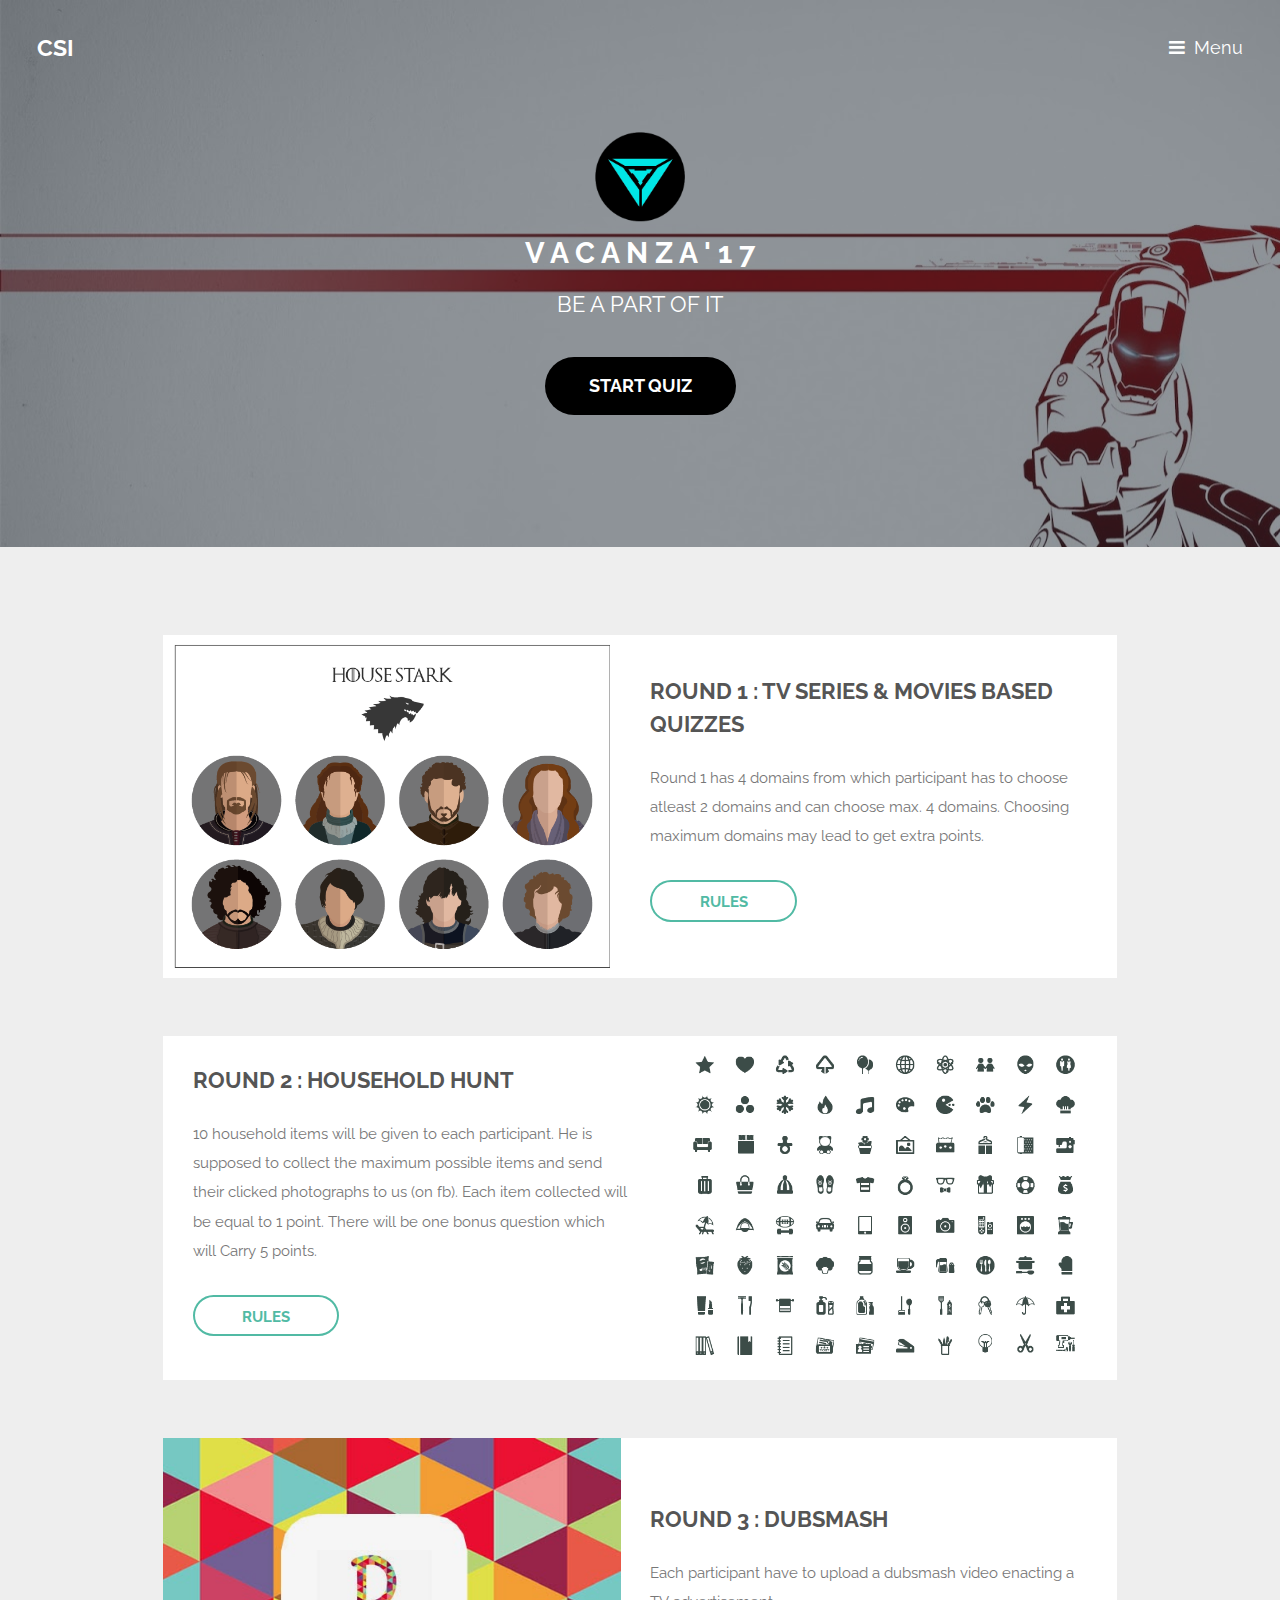
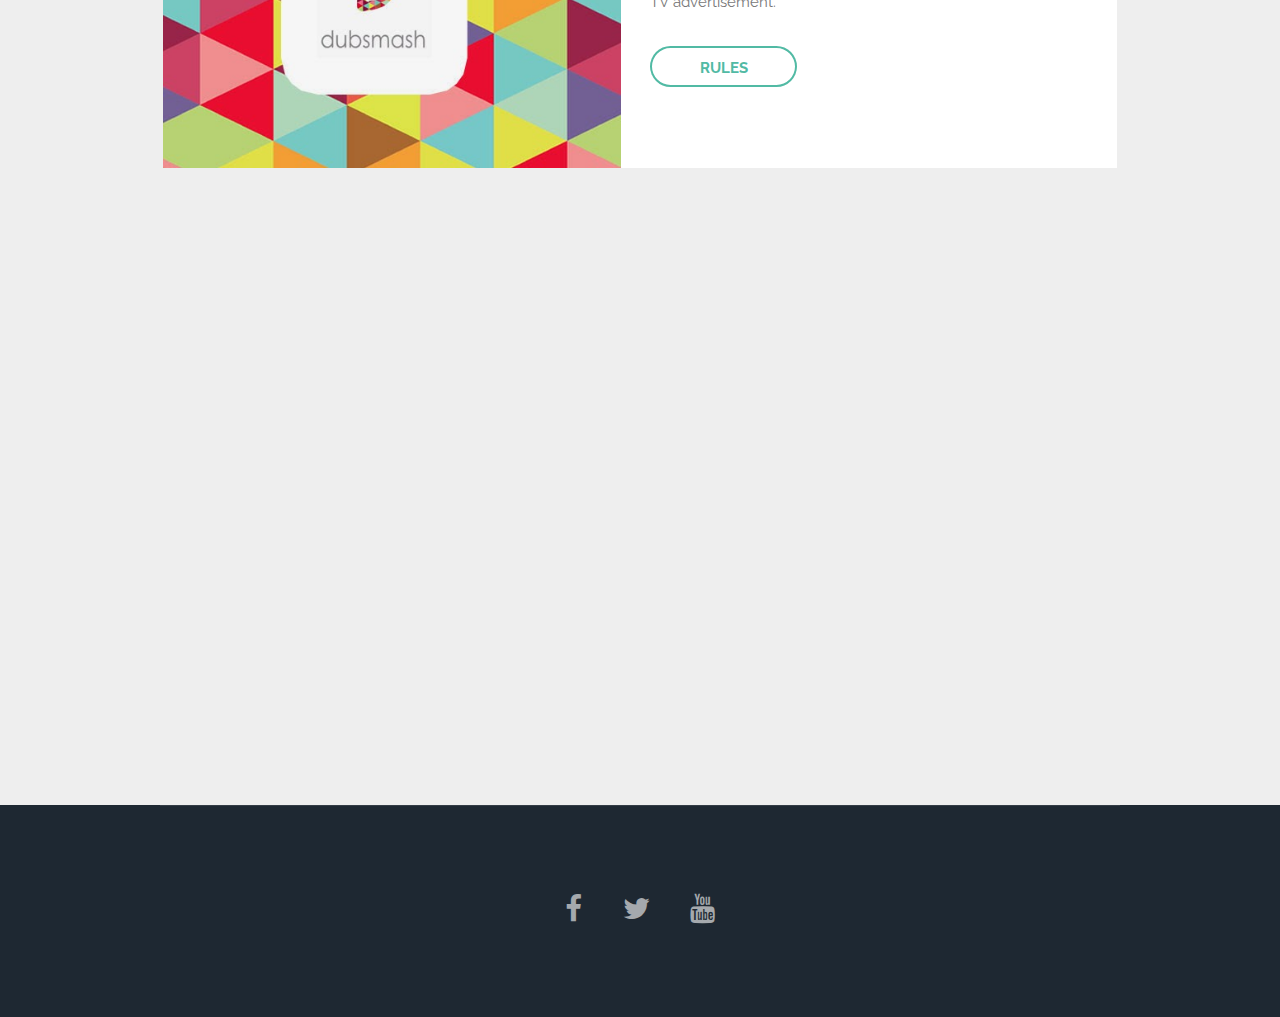
<file: index.html>
<!DOCTYPE HTML>

<html>

<head>
	<title>VACANZA</title>
	<meta charset="utf-8" />
	<meta name="viewport" content="width=device-width, initial-scale=1" />
	<!--[if lte IE 8]><script src="assets/js/ie/html5shiv.js"></script><![endif]-->
	<link rel="stylesheet" href="assets/css/main.css" />
	<link rel="stylesheet" href="assets/css/1.css" />



	<!--[if lte IE 8]><link rel="stylesheet" href="assets/css/ie8.css" /><![endif]-->
	<!--[if lte IE 9]><link rel="stylesheet" href="assets/css/ie9.css" /><![endif]-->
</head>

<body class="landing">

	<!-- Header -->
	<header id="header" class="alt">
		<h1><a href="https://www.csiakgec.in/">csi</a></h1>
		<a href="#nav">Menu</a>
	</header>

	<!-- Nav -->
	<nav id="nav">
		<ul class="links">
			<li><a href="">Home</a></li>
			<li><a href="#r1">Rounds</a></li>
			<li><a href="/vacanza/quiz">Quizzes</a></li>
			<li><a href="rules/index.html">Rules</a></li>
		</ul>
	</nav>

	<!-- Banner -->
	<section id="banner">
		<!--				<i class="icon fa-diamond"></i>-->
		<a href="#vid"><img id="logo" src="images/arc.png" alt=""></a>

		<br/>
		<div style="display:inline-block">
			<a id="main" href="#vid">
				<h2 id='main'>V A C A N Z A ' 1 7</h2>
			</a>
		</div>
		<p>BE A PART OF IT</p>
		<ul class="actions">
			<li><a href="quiz/index.html" class="button big special">Start QUIZ</a></li>
		</ul>
	</section>





	<!-- One -->
	<section id="one" class="wrapper style1">
		<div class="inner">
			<article class="feature left">
				<span class="image"><img src="images/series.png" alt="" /></span>
				<div id="r1" class="content">
					<h2>round 1 : TV Series &amp; Movies based Quizzes</h2>
					<p>Round 1 has 4 domains from which participant has to choose atleast 2 domains and can choose max. 4 domains. Choosing maximum domains may lead to get extra points.</p>
					<ul class="actions">
						<li>
							<a href="rules/index.html" class="button alt">rules</a>
						</li>
					</ul>
				</div>
			</article>
			<article class="feature right">
				<span class="image"><img src="images/22.png" alt="" /></span>
				<div class="content">
					<h2>round 2 : Household Hunt</h2>
					<p>10 household items will be given to each participant. He is supposed to collect the maximum possible items and send their clicked photographs to us (on fb). Each item collected will be equal to 1 point. There will be one bonus question which will Carry 5 points. </p>
					<ul class="actions">
						<li>
							<a href="rules/index.html" class="button alt">rules</a>
						</li>
					</ul>
				</div>
			</article>
			<article class="feature left">
				<span class="image"><img src="images/Dubsmash.jpg" alt="" /></span>
				<div class="content">
					<h2>round 3 : Dubsmash</h2>
					<p> Each participant have to upload a dubsmash video enacting a TV advertisement.</p>
					<ul class="actions">
						<li>
							<a href="rules/index.html" class="button alt">rules</a>
						</li>
					</ul>
				</div>
			</article>
		</div>
	</section>





	<!-- Three -->
	<div class="row">
		<!--
		<video id="vid" width="800" controls>
  <source src="images/video.mp4" type="video/mp4">
</video>
-->
		<div class="col" style="text-align:center;width:100%;display:inline-block"><iframe style="max-width: 100% !important;" src="https://www.facebook.com/plugins/video.php?href=https%3A%2F%2Fwww.facebook.com%2Fcsi.akg%2Fvideos%2F936879196452620%2F&show_text=0&width=720" width="720" height="540" style="border:none;overflow:hidden" scrolling="no" frameborder="0" allowTransparency="true" allowFullScreen="true"></iframe></div>


	</div>


	<!-- Footer -->
	<footer id="footer">
		<div class="inner">
			<ul class="icons">
				<li>
					<a href="https://www.facebook.com/csi.akg/" class="icon fa-facebook">
						<span class="label">Facebook</span>
					</a>
				</li>
				<li>
					<a href="https://twitter.com/csi_akgec?s=08" class="icon fa-twitter">
						<span class="label">Twitter</span>
					</a>
				</li>
				<li>
					<a href="https://www.youtube.com/channel/UCrxGbgXygspoAIk5zhOClVQ" class="icon fa-youtube">
						<span class="label">Instagram</span>
					</a>
				</li>

			</ul>

		</div>
	</footer>

	<!-- Scripts -->
	<script src="assets/js/jquery.min.js"></script>
	<script src="assets/js/skel.min.js"></script>
	<script src="assets/js/util.js"></script>
	<!--[if lte IE 8]><script src="assets/js/ie/respond.min.js"></script><![endif]-->
	<script src="assets/js/main.js"></script>

</body>

</html>
</file>
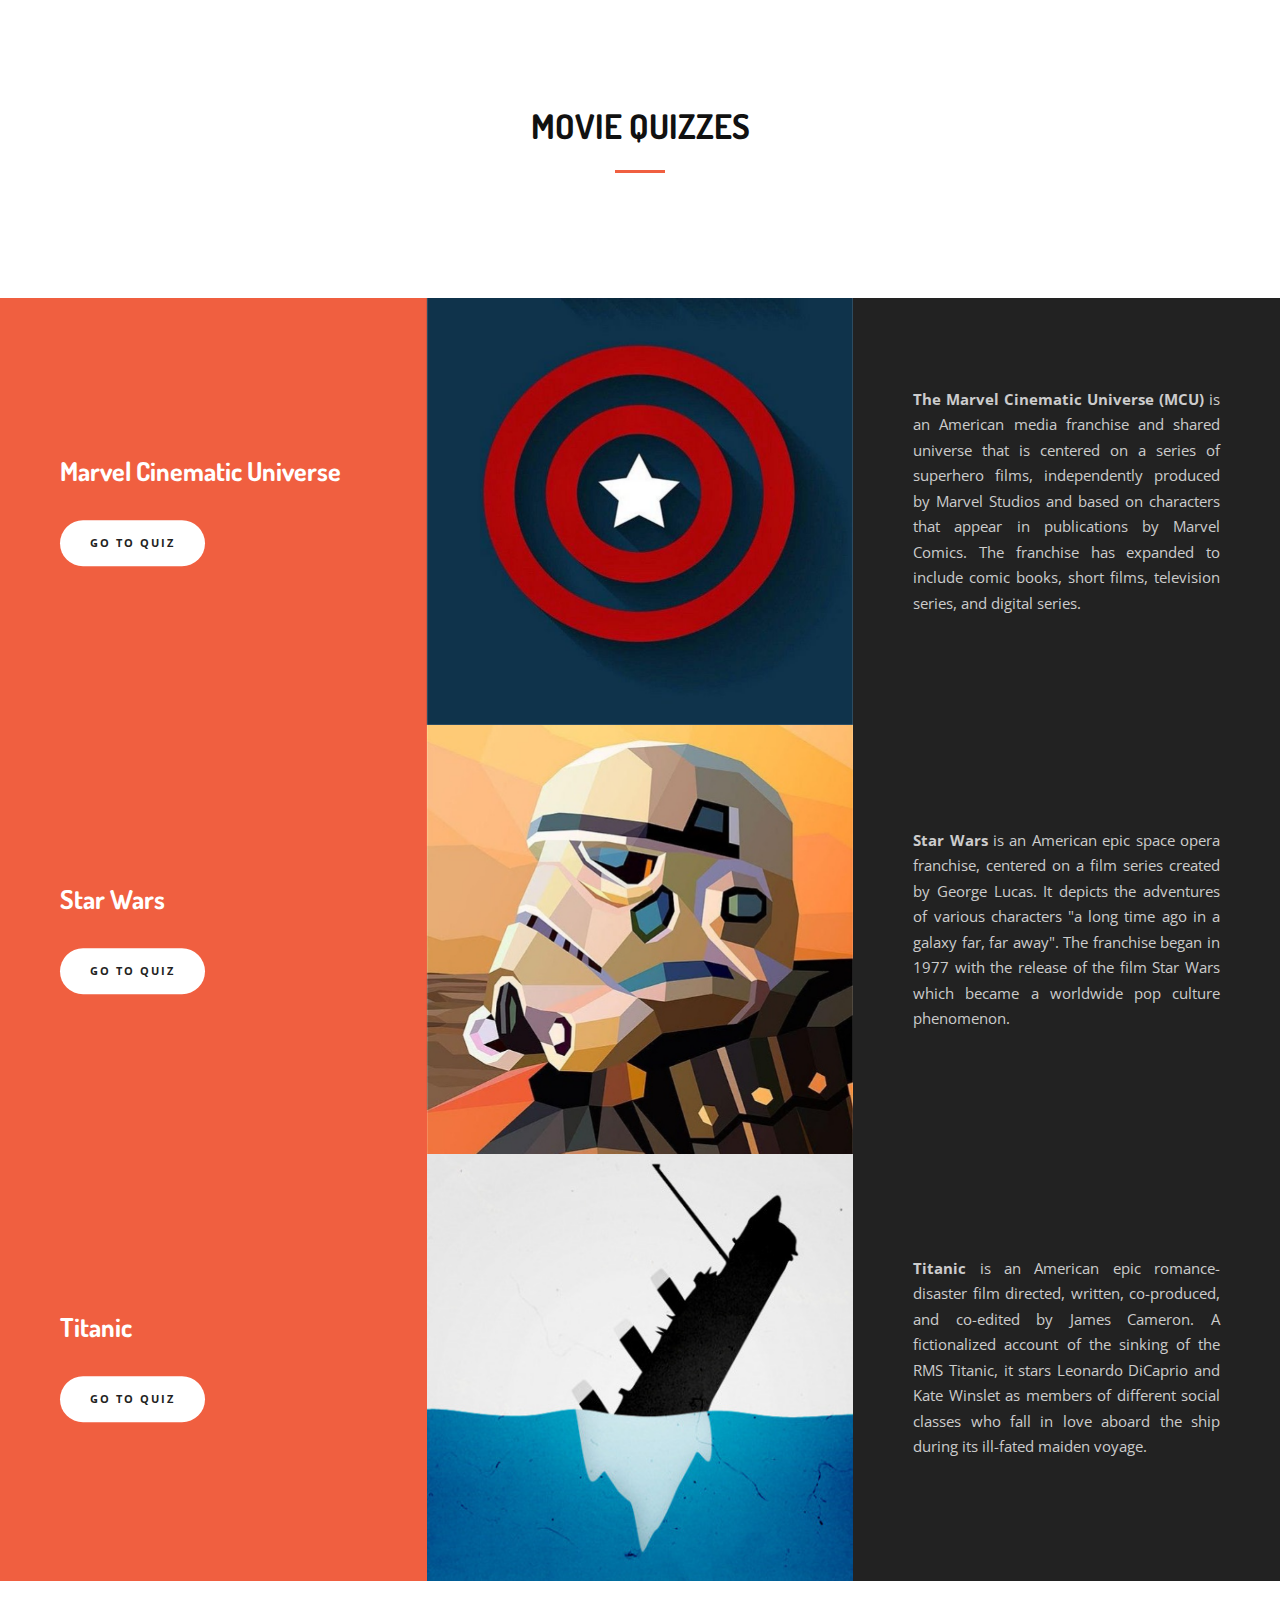
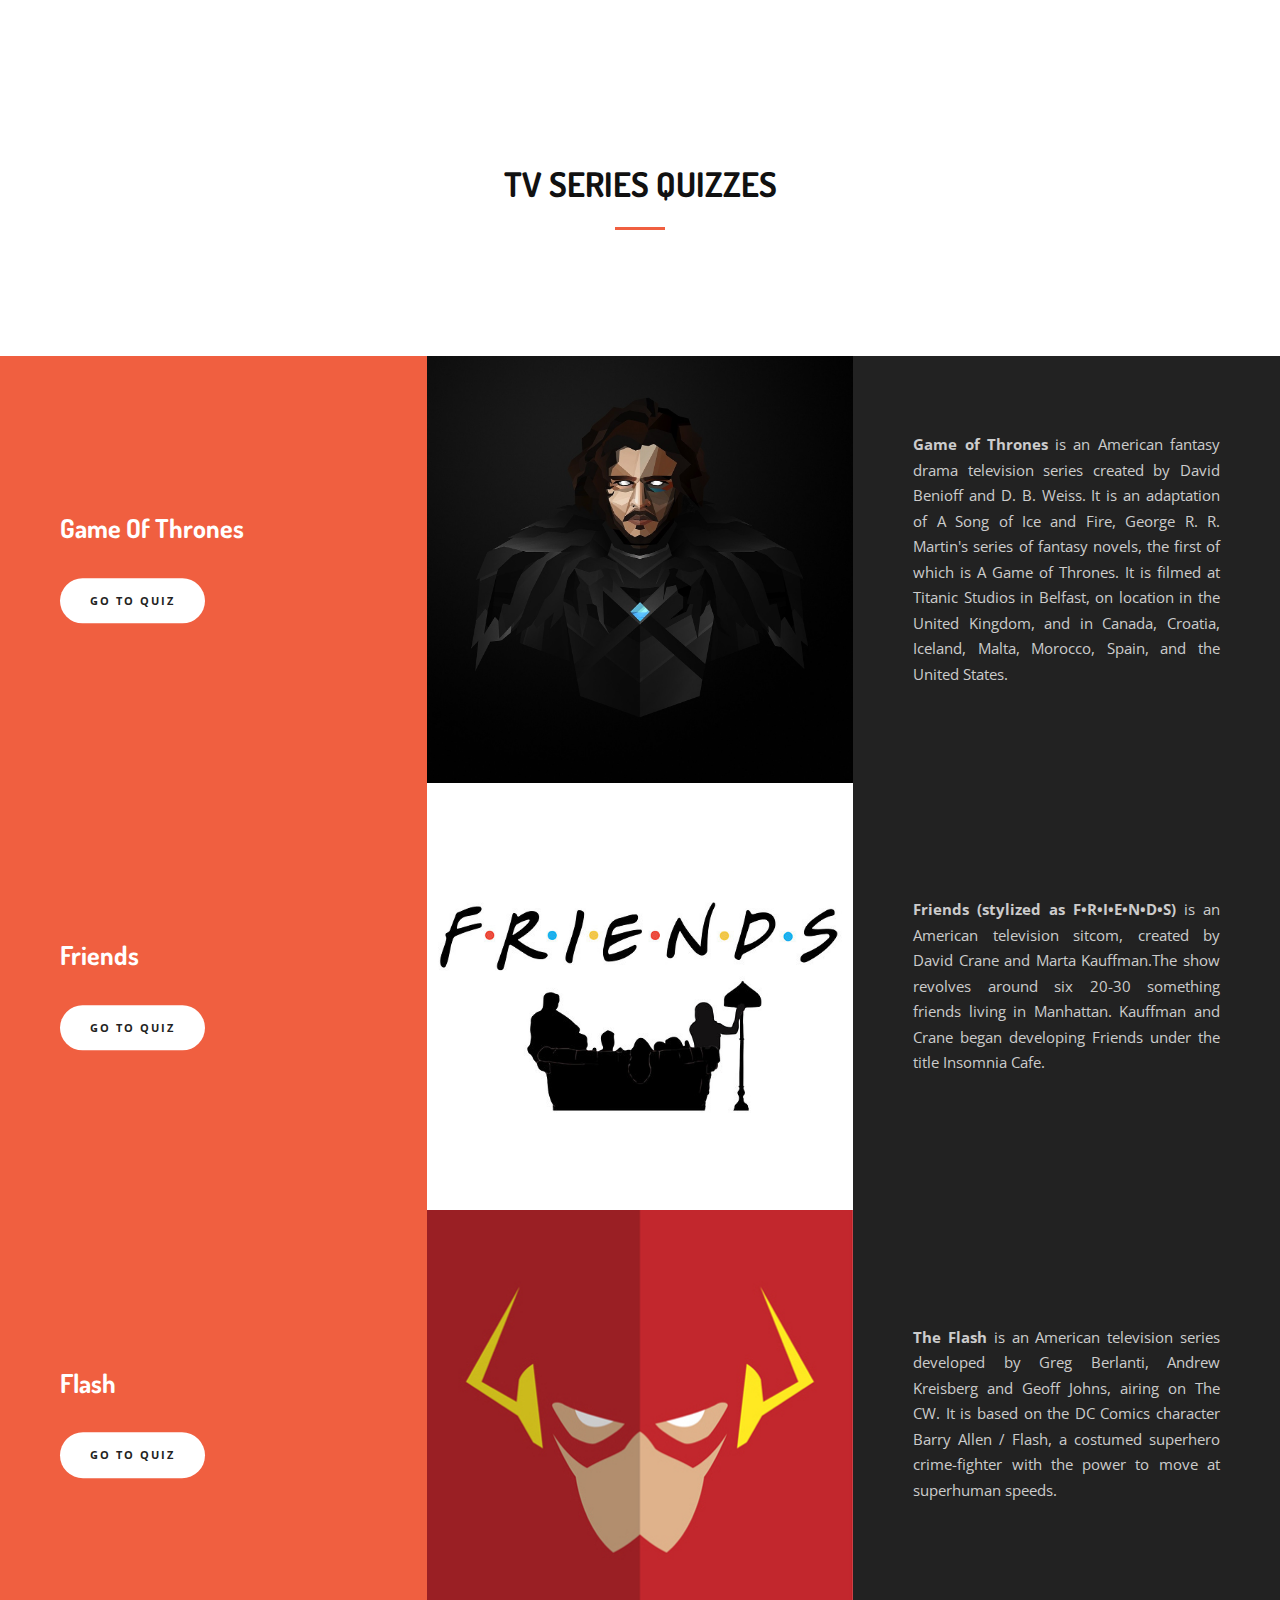
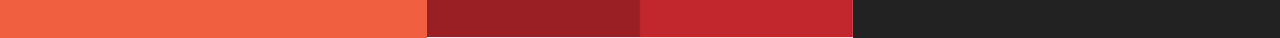
<file: quiz/index.html>
<!DOCTYPE html>
<html lang="en">

<head>
	<meta charset="utf-8">
	<meta name="viewport" content="width=device-width, initial-scale=1">
	<meta name="description" content="">
	<meta name="author" content="">
	<title>Vacanza | Quizzes</title>
	<!-- Bootstrap Core CSS -->
	<link rel="stylesheet" href="css/bootstrap.min.css" type="text/css">
	<!-- Custom Fonts -->
	<link href='https://fonts.googleapis.com/css?family=Mrs+Sheppards%7CDosis:300,400,700%7COpen+Sans:300italic,400italic,600italic,700italic,800italic,400,300,600,700,800;' rel='stylesheet' type='text/css'>
	<link rel="stylesheet" href="font-awesome/css/font-awesome.min.css" type="text/css">
	<!-- Plugin CSS -->
	<link rel="stylesheet" href="css/animate.min.css" type="text/css">
	<!-- Custom CSS -->
	<link rel="stylesheet" href="css/style.css" type="text/css">
	<!-- HTML5 Shim and Respond.js IE8 support of HTML5 elements and media queries -->
	<!-- WARNING: Respond.js doesn't work if you view the page via file:// -->
	<!--[if lt IE 9]>
        <script src="https://oss.maxcdn.com/libs/html5shiv/3.7.0/html5shiv.js"></script>
        <script src="https://oss.maxcdn.com/libs/respond.js/1.4.2/respond.min.js"></script>
    <![endif]-->
</head>

<body id="page-top">





	<!-- Section Pricing
================================================== -->
	<section id="pricing" class="no-padding">
		<div class="container">
			<div class="row">
				<div class="col-lg-12 text-center"><br><br><br><br>
					<h2 class="section-heading"><b>MOVIE QUIZZES</b></h2>
					<hr class="primary">
					<br/>
				</div>
			</div>
		</div>
	</section>
	<!-- Section after pricing
================================================== -->
	<section>
		<div class="equal-heights w-middle">
			<div class="col-md-4 bg-primary">
				<div class="box">
					<h2><b>Marvel Cinematic Universe</b></h2>

					<a href="http://quizegg.com/q/141131" class="btn btn-round btn-white btn-xl">Go To Quiz</a>
				</div>
			</div>
			<div class="col-md-4" style="height: 337px;">
				<img src="img/3.jpg" alt="">
			</div>
			<div class="col-md-4 bg-dark">
				<div class="box">

					<p>
						<b>The Marvel Cinematic Universe (MCU)</b> is an American media franchise and shared universe that is centered on a series of superhero films, independently produced by Marvel Studios and based on characters that appear in publications by Marvel Comics. The franchise has expanded to include comic books, short films, television series, and digital series.
					</p>
				</div>
			</div>
		</div>
	</section>


	<section>
		<div class="equal-heights w-middle">
			<div class="col-md-4 bg-primary">
				<div class="box">
					<h2><b>Star Wars</b></h2>

					<a href="#" class="btn btn-round btn-white btn-xl">Go To Quiz</a>
				</div>
			</div>
			<div class="col-md-4" style="height: 337px;">
				<img src="img/14.jpg" alt="">
			</div>
			<div class="col-md-4 bg-dark">
				<div class="box">

					<p>
						<b>Star Wars</b> is an American epic space opera franchise, centered on a film series created by George Lucas. It depicts the adventures of various characters "a long time ago in a galaxy far, far away". The franchise began in 1977 with the release of the film Star Wars which became a worldwide pop culture phenomenon.
					</p>
				</div>
			</div>
		</div>
	</section>



	<section>
		<div class="equal-heights w-middle">
			<div class="col-md-4 bg-primary">
				<div class="box">
					<h2><b>Titanic</b></h2>

					<a href="#" target="_blank" class="btn btn-round btn-white btn-xl">Go To Quiz</a>
				</div>
			</div>
			<div class="col-md-4" style="height: 337px;">
				<img src="img/9.jpg" alt="">
			</div>
			<div class="col-md-4 bg-dark">
				<div class="box">

					<p>
						<b> Titanic </b>is an American epic romance-disaster film directed, written, co-produced, and co-edited by James Cameron. A fictionalized account of the sinking of the RMS Titanic, it stars Leonardo DiCaprio and Kate Winslet as members of different social classes who fall in love aboard the ship during its ill-fated maiden voyage.
					</p>
				</div>
			</div>
		</div>
	</section>



	<section id="pricing" class="no-padding">
		<div class="container">
			<div class="row">
				<div class="col-lg-12 text-center"><br><br><br><br><br><br><br>
					<h2 class="section-heading"><b>TV SERIES QUIZZES</b></h2>
					<hr class="primary">
					<br/>
				</div>
			</div>
		</div>
	</section>
	<!-- Section after pricing
================================================== -->
	<section>
		<div class="equal-heights w-middle">
			<div class="col-md-4 bg-primary">
				<div class="box">
					<h2><b>Game Of Thrones</b></h2>

					<a href="http://quizegg.com/q/141091" class="btn btn-round btn-white btn-xl">Go To Quiz</a>
				</div>
			</div>
			<div class="col-md-4" style="height: 337px;">
				<img src="img/snow.jpg" alt="">
			</div>
			<div class="col-md-4 bg-dark">
				<div class="box">

					<p>
						<b>Game of Thrones</b> is an American fantasy drama television series created by David Benioff and D. B. Weiss. It is an adaptation of A Song of Ice and Fire, George R. R. Martin's series of fantasy novels, the first of which is A Game of Thrones. It is filmed at Titanic Studios in Belfast, on location in the United Kingdom, and in Canada, Croatia, Iceland, Malta, Morocco, Spain, and the United States.
					</p>
				</div>
			</div>
		</div>
	</section>


	<section>
		<div class="equal-heights w-middle">
			<div class="col-md-4 bg-primary">
				<div class="box">
					<h2><b>Friends</b></h2>

					<a href="#" target="_blank" class="btn btn-round btn-white btn-xl">Go To Quiz</a>
				</div>
			</div>
			<div class="col-md-4" style="height: 337px;">
				<img src="img/5.jpg" alt="">
			</div>
			<div class="col-md-4 bg-dark">
				<div class="box">

					<p>
						<b>Friends (stylized as F•R•I•E•N•D•S)</b> is an American television sitcom, created by David Crane and Marta Kauffman.The show revolves around six 20-30 something friends living in Manhattan. Kauffman and Crane began developing Friends under the title Insomnia Cafe.
					</p>
				</div>
			</div>
		</div>
	</section>



	<section>
		<div class="equal-heights w-middle">
			<div class="col-md-4 bg-primary">
				<div class="box">
					<h2><b>Flash</b></h2>

					<a href="#" class="btn btn-round btn-white btn-xl">Go To Quiz</a>
				</div>
			</div>
			<div class="col-md-4" style="height: 337px;">
				<img src="img/fl.jpg" alt="">
			</div>
			<div class="col-md-4 bg-dark">
				<div class="box">

					<p>
						<b> The Flash</b> is an American television series developed by Greg Berlanti, Andrew Kreisberg and Geoff Johns, airing on The CW. It is based on the DC Comics character Barry Allen / Flash, a costumed superhero crime-fighter with the power to move at superhuman speeds.
					</p>
				</div>
			</div>
		</div>
	</section>
	<div class="clearfix">
	</div>


	<!-- jQuery -->
	<script src="js/jquery.js"></script>
	<script src="js/bootstrap.min.js"></script>
	<script src="js/parallax.js"></script>
	<script src="js/contact.js"></script>
	<script src="js/countto.js"></script>
	<script src="js/jquery.easing.min.js"></script>
	<script src="js/wow.min.js"></script>
	<script src="js/common.js"></script>
</body>

</html>
</file>
<file: assets/css/1.css>
#logo {
	width: 7%;
	-webkit-transition: all 0.5s ease;
	-moz-transition: all 0.5s ease;
	-ms-transition: all 0.5s ease;
	transition: all 0.5s ease;
}

#logo:hover {
	width: 9%;
}

#main {
	text-decoration: none;
}

#main:hover {
	color: #ff0101;
}

iframe {
	max-width: 100% !important;
}
</file>
<file: assets/css/ie9.css>
/*
	Retrospect by TEMPLATED
	templated.co @templatedco
	Released for free under the Creative Commons Attribution 3.0 license (templated.co/license)
*/

/* Feature */

	.feature .image {
		width: 48%;
		float: left;
	}

	.feature .content {
		width: 52%;
		float: left;
	}

	.feature:after {
		content: '';
		display: block;
		clear: both;
	}
</file>
<file: quiz/css/style.css>
/*! * Layana HTML 1.0.0 by WowThemes.net * All rights reserved http://www.wowthemes.net */
html,body {
	width:100%;
	height:100%;
}

p {
	text-align:justify;
}

img {
	width:100%;
}
body {
	font-family:Open Sans,'Helvetica Neue',Arial,sans-serif;
	font-size:15px;
	color:#777;
	line-height:1.7;
}
hr {
	max-width:50px;
	border-color:#f05f40;
	border-width:3px;
}
hr.light {
	border-color:#fff;
}
a {
	color:#f05f40;
	-webkit-transition:all .35s;
	-moz-transition:all .35s;
	transition:all .35s;
}
a:hover,a:focus {
	color:#eb3812;
}
h1,h2,h3,h4,h5,h6 {
	font-family:'Dosis','Helvetica Neue',Arial,sans-serif;
}
p {
	margin-bottom:20px;
}
.btn {
		padding:16px 30px;
	margin-top:15px;
}
.bg-primary {
	background-color:#f05f40;
}
.bg-dark {
	color:#ccc;
	background-color:#222;
}
.bg-gray {
	background-color:#f4f4f4;
}
.bg-darkgray {
	background-color:#eaeaea;
}
.bg-gray h2,.bg-darkgray h2 {
	color:#111;
}
.text-faded {
	color:rgba(255,255,255,.7) !Important;
}
section {
	padding:80px 0;
}
aside {
	padding:50px 0;
}
.no-padding {
	padding:0;
}
.navbar-default {
	border-color:rgba(34,34,34,.05);
	font-family:'Open Sans','Helvetica Neue',Arial,sans-serif;
	background-color:#fff;
	-webkit-transition:all .35s;
	-moz-transition:all .35s;
	transition:all .35s;
}
.navbar-default .navbar-header .navbar-brand {
	text-transform:uppercase;
	font-family:'Open Sans','Helvetica Neue',Arial,sans-serif;
	font-weight:700;
	color:#f05f40;
}
.navbar-default .navbar-header .navbar-brand:hover,.navbar-default .navbar-header .navbar-brand:focus {
	color:#eb3812;
}
.navbar-default .nav>li>a,.navbar-default .nav>li>a:focus {
	text-transform:uppercase;
	font-size:14px;
	font-weight:600;
	font-family:Dosis;
	color:#222;
	letter-spacing:0.8px;
}
.navbar-default .nav>li>a:hover,.navbar-default .nav>li>a:focus:hover {
	color:#f05f40;
}
.navbar-default .nav>li.active>a,.navbar-default .nav>li.active>a:focus {
	color:#f05f40!important;
	background-color:transparent;
}
.navbar-default .nav>li.active>a:hover,.navbar-default .nav>li.active>a:focus:hover {
	background-color:transparent;
}
@media(min-width:768px) {
	.navbar-default {
		border:0;
		background-color:rgba(255,255,255,0.98);
		box-shadow:0 1px 0px rgba(0,0,0,0.03);
	}
	.navbar-default .navbar-header .navbar-brand:hover,.navbar-default .navbar-header .navbar-brand:focus {
		color:#333;
	}
	.navbar-default .nav>li>a,.navbar-default .nav>li>a:focus {
		color:#333;
	}
	.navbar-default .nav>li>a:hover,.navbar-default .nav>li>a:focus:hover {
		color:#333;
	}
	.navbar-default.affix .navbar-header .navbar-brand {
		color:#f05f40;
	}
	.navbar-default.affix .navbar-header .navbar-brand:hover,.navbar-default.affix .navbar-header .navbar-brand:focus {
		color:#eb3812;
	}
	.navbar-default.affix .nav>li>a,.navbar-default.affix .nav>li>a:focus {
		color:#222;
	}
	.navbar-default.affix .nav>li>a:hover,.navbar-default.affix .nav>li>a:focus:hover {
		color:#f05f40;
	}
}
header {
	position:relative;
	width:100%;
	min-height:auto;
	text-align:center;
	color:#fff;
	background-image:url(../img/header.jpg);
	background-position:center;
	-webkit-background-size:cover;
	-moz-background-size:cover;
	background-size:cover;
	-o-background-size:cover;
}
header .header-content {
	position:relative;
	width:100%;
	padding:100px 15px;
	text-align:center;
}
header .header-content .header-content-inner h1 {
	margin-top:0;
	margin-bottom:0;
	text-transform:uppercase;
	font-weight:700;
}
header .header-content .header-content-inner hr {
	margin:30px auto;
}
header .header-content .header-content-inner p {
	margin-bottom:50px;
	font-size:16px;
	font-weight:300;
	color:rgba(255,255,255,.7);
}
@media(min-width:768px) {
	header {
		min-height:100%;
	}
	header .header-content {
		position:absolute;
		top:50%;
		padding:0 50px;
		-webkit-transform:translateY(-50%);
		-ms-transform:translateY(-50%);
		transform:translateY(-50%);
	}
	header .header-content .header-content-inner {
		margin-right:auto;
		margin-left:auto;
		max-width:1000px;
	}
	header .header-content .header-content-inner p {
		margin-right:auto;
		margin-left:auto;
		max-width:80%;
		font-size:18px;
	}
}
.section-heading {
	margin-top:0;
	line-height:1.4;
	font-size:34px;
	 color:#111;
}
.service-box {
	margin:50px auto 0;
	max-width:400px;
}
@media(min-width:992px) {
	.service-box {
		margin:20px auto 0;
	}
}
.service-box p {
	margin-bottom:0;
}
.portfolio-box {
	display:block;
	position:relative;
	margin:0 auto;
	max-width:650px;
}
.portfolio-box .portfolio-box-caption {
	display:block;
	position:absolute;
	bottom:0;
	width:100%;
	height:100%;
	text-align:center;
	color:#fff;
	opacity:0;
	background:rgba(240,95,64,.9);
	-webkit-transition:all .35s;
	-moz-transition:all .35s;
	transition:all .35s;
	font-family:Dosis;
}
.portfolio-box .portfolio-box-caption .portfolio-box-caption-content {
	position:absolute;
	top:50%;
	width:100%;
	text-align:center;
	transform:translateY(-50%);
}
.portfolio-box .portfolio-box-caption .portfolio-box-caption-content .project-category,.portfolio-box .portfolio-box-caption .portfolio-box-caption-content .project-name {
	padding:0 15px;
}
.portfolio-box .portfolio-box-caption .portfolio-box-caption-content .project-category {
	text-transform:uppercase;
	font-size:14px;
	font-weight:600;
}
.portfolio-box .portfolio-box-caption .portfolio-box-caption-content .project-name {
	font-size:18px;
}
.portfolio-box:hover .portfolio-box-caption {
	opacity:1;
}
@media(min-width:768px) {
	.portfolio-box .portfolio-box-caption .portfolio-box-caption-content .project-category {
		font-size:16px;
	}
	.portfolio-box .portfolio-box-caption .portfolio-box-caption-content .project-name {
		font-size:22px;
	}
}
.call-to-action h2 {
	margin:0 auto 20px;
}
.text-primary {
	color:#f05f40;
}
.no-gutter>[class*=col-] {
	padding-right:0;
	padding-left:0;
}
.btn-default {
	border-color:#fff;
	color:#222;
	background-color:#fff;
	-webkit-transition:all .35s;
	-moz-transition:all .35s;
	transition:all .35s;
}
.btn-default:hover,.btn-default:focus,.btn-default.focus,.btn-default:active,.btn-default.active,.open>.dropdown-toggle.btn-default {
	border-color:#ededed;
	color:#222;
	background-color:#f2f2f2;
}
.btn-default:active,.btn-default.active,.open>.dropdown-toggle.btn-default {
	background-image:none;
}
.btn-default.disabled,.btn-default[disabled],fieldset[disabled] .btn-default,.btn-default.disabled:hover,.btn-default[disabled]:hover,fieldset[disabled] .btn-default:hover,.btn-default.disabled:focus,.btn-default[disabled]:focus,fieldset[disabled] .btn-default:focus,.btn-default.disabled.focus,.btn-default[disabled].focus,fieldset[disabled] .btn-default.focus,.btn-default.disabled:active,.btn-default[disabled]:active,fieldset[disabled] .btn-default:active,.btn-default.disabled.active,.btn-default[disabled].active,fieldset[disabled] .btn-default.active {
	border-color:#fff;
	background-color:#fff;
}
.btn-default .badge {
	color:#fff;
	background-color:#222;
}
.btn-primary {
	border-color:#f05f40;
	color:#fff;
	background-color:#f05f40;
	-webkit-transition:all .35s;
	-moz-transition:all .35s;
	transition:all .35s;
}
.btn-primary:hover,.btn-primary:focus,.btn-primary.focus,.btn-primary:active,.btn-primary.active,.open>.dropdown-toggle.btn-primary {
	border-color:#ed431f;
	color:#fff;
	background-color:#ee4b28;
}
.btn-primary:active,.btn-primary.active,.open>.dropdown-toggle.btn-primary {
	background-image:none;
}
.btn-primary.disabled,.btn-primary[disabled],fieldset[disabled] .btn-primary,.btn-primary.disabled:hover,.btn-primary[disabled]:hover,fieldset[disabled] .btn-primary:hover,.btn-primary.disabled:focus,.btn-primary[disabled]:focus,fieldset[disabled] .btn-primary:focus,.btn-primary.disabled.focus,.btn-primary[disabled].focus,fieldset[disabled] .btn-primary.focus,.btn-primary.disabled:active,.btn-primary[disabled]:active,fieldset[disabled] .btn-primary:active,.btn-primary.disabled.active,.btn-primary[disabled].active,fieldset[disabled] .btn-primary.active {
	border-color:#f05f40;
	background-color:#f05f40;
}
.btn-primary .badge {
	color:#f05f40;
	background-color:#fff;
}
.btn {
	border:0;
	border-radius:300px;
	text-transform:uppercase;
	font-family:'Open Sans','Helvetica Neue',Arial,sans-serif;
	font-weight:700;
}
.btn-xl {
	padding:15px 30px;
}
::-moz-selection {
	text-shadow:none;
	color:#fff;
	background:#222;
}
::selection {
	text-shadow:none;
	color:#fff;
	background:#222;
}
img::selection {
	color:#fff;
	background:0 0;
}
img::-moz-selection {
	color:#fff;
	background:0 0;
}
body {
	webkit-tap-highlight-color:#222;
}
.carousel-caption {
	 top:30%;
}
.main-container {
	padding:40px 15px;
}
.skyblue {
	background-color:#22c8ff;
}
.deepskyblue {
	background-color:#00bfff;
}
.darkerskyblue {
	background-color:#00a6dd;
}
.carousel-indicators {
	bottom:50;
}
.intro .carousel-control.right,.intro .carousel-control.left {
	background-image:none;
	display:none;
}
.carousel-indicators li,.carousel-indicators li.active {
	width:15px;
	height:15px;
	margin:0;
}
.intro .item {
	min-height:680px;
	height:100%;
	width:100%;
	background-size:cover;
}
.carousel-caption h1 {
	font-size:90px;
	color:#fff;
	margin-top:10px;
	margin-bottom:10px;
	letter-spacing:3px;
	font-family:"Mrs Sheppards";
}
.carousel-caption h2 {
	font-size:30px;
	letter-spacing:1px;
	font-weight:300;
}
.carousel .icon-container {
	display:inline-block;
	font-size:25px;
	line-height:25px;
	padding:1em;
	text-align:center;
	border-radius:50%;
}
.carousel-caption button {
	border-color:#00bfff;
	margin-top: 1em;
}
/* Animation delays */
.carousel-caption h3:first-child {
	-webkit-animation-delay:1s;
	animation-delay:1s;
}
.carousel-caption h3:nth-child(2) {
	-webkit-animation-delay:2s;
	animation-delay:2s;
}
.carousel-caption button {
	-webkit-animation-delay:3s;
	animation-delay:3s;
}
.carousel-control,.carousel-caption {
	text-shadow:none;
}
.intro .item:before {
	content:"";
	background-color:rgba(0,0,0,0.5);
	position:absolute;
	left:0;
	top:0;
	width:100%;
	height:100%;
	z-index:1;
}
.carousel-caption .btn {
	margin-top:10px;
	font-size:11px;
	padding:17px 20px;
	margin-left:5px;
	margin-right:5px;
	min-width:150px;
	text-align:center;
}
.btn {
	font-size:11px;
	text-transform:uppercase;
	letter-spacing:2px;
	border-radius:3px;
	font-weight:600;
	-webkit-transition:all .3s ease-in-out;
	-moz-transition:all .3s ease-in-out;
	transition:all .3s ease-in-out;
}
.btn-ghost {
	border:1px solid #eee;
	color:#fff;
	background:0;
}
.btn-ghost:hover {
	background:#fff;
}
.btn-white {
	background-color:#fff;
	border:1px solid #fff;
	color:#222;
}
.btn-round {
	border-radius:300px;
	border:0;
	font-weight:700;
}
.btn-round:hover {
	border-radius:300px;
}
.equal-heights .col-md-4 {
	padding-left:0;
	padding-right:0;
}
.equal-heights .box {
	padding:60px;
}
.w-middle {
	transform-style:preserve-3d;
}
@media(min-width:780px) {
		.w-middle .box {
			position:relative;
			top:50%;
			-webkit-transform:translateY(-50%);
			-ms-transform:translateY(-50%);
			transform:translateY(-50%);
	}
}
.box h2 {
	font-size:26px;
	margin-bottom:20px;
	margin-top:0;
}
.equal-heights img {
	max-width:100%;
	height:auto;
	width:100%;
	display:block;
}
.iconbox {
	display:inline-block;
	width:80px;
	height:80px;
	color:#fff;
	border-radius:50%;
	line-height:90px;
}
.teambox h2 {
	margin:0;
	font-size:17px;
	font-weight:600;
	text-transform:uppercase;
	letter-spacing:1px;
	padding:20px 20px 5px 20px;
	text-align:center;
}
.teambox p {
	margin:0;
	padding:0px 20px 15px 20px;
	font-size:14px;
	text-transform:uppercase;
	font-weight:300;
	text-align:center;
}
.team-social a {
	background:rgba(0,0,0,0.05);
	height:40px;
	width:40px;
	text-align:center;
	border-radius:5px;
	color:#fff;
	line-height:40px;
	font-size:15px;
	-webkit-transition:all .3s ease-in;
	-moz-transition:all .3s ease-in;
	-o-transition:all .3s ease-in;
	transition:all .3s ease-in;
	display:inline-block;
	margin-bottom:3px;
	margin-right:4px;
}
.team-social {
	padding:0 20px 20px 20px;
	text-align:center;
}
.overlay-image {
	width:100%;
	height:100%;
	overflow:hidden;
	position:relative;
	text-align:center;
	background:#222
}
.port-zoom-link p {
	width:100%;
}
.overlay-image .mask,.overlay-image .content {
	width:100%;
	height:100%;
	position:absolute;
	overflow:hidden;
	top:0;
	left:0
}
.view-overlay img {
	-webkit-transform:scaleY(1);
	-moz-transform:scaleY(1);
	-o-transform:scaleY(1);
	-ms-transform:scaleY(1);
	transform:scaleY(1);
	-webkit-transition:all .7s ease-in-out;
	-moz-transition:all .7s ease-in-out;
	-o-transition:all .7s ease-in-out;
	-ms-transition:all .7s ease-in-out;
	transition:all .7s ease-in-out
}
.view-overlay .mask {
	-webkit-transition:all .5s linear;
	-moz-transition:all .5s linear;
	-o-transition:all .5s linear;
	-ms-transition:all .5s linear;
	transition:all .5s linear;
	-ms-filter:"alpha(opacity=0)";
	filter:alpha(opacity=0);
	opacity:0
}
.port-zoom-link {
	position:absolute;
	top:0;
	right:0;
	bottom:0;
	left:0;
	margin:auto;
	padding:0 20px;
	align-items:center;
	display:flex;
}
.view-overlay:hover img {
	-webkit-transform:scale(10);
	-moz-transform:scale(10);
	-o-transform:scale(10);
	-ms-transform:scale(10);
	transform:scale(10);
	-ms-filter:"alpha(opacity=0)";
	filter:alpha(opacity=0);
	opacity:0
}
.view-overlay:hover .mask {
	-ms-filter:"alpha(opacity=100)";
	filter:alpha(opacity=100);
	opacity: 1
}
/* Carousel */
#quote-carousel {
	padding:0 10px 30px 10px;
	margin-top:30px;
	/* Control buttons */
	/* Previous button */
	/* Next button */
	/* Changes the position of the indicators */
	/* Changes the color of the indicators */
}
#quote-carousel .carousel-control {
	background:none;
	color:#CACACA;
	font-size:2.3em;
	text-shadow:none;
	margin-top:30px;
}
#quote-carousel .carousel-control.left {
	left:0px;
}
#quote-carousel .carousel-control.right {
	right:0px;
}
#quote-carousel .carousel-indicators {
	right:50%;
	top:auto;
	bottom:0px;
	margin-right:-19px;
}
#quote-carousel .carousel-indicators li {
	width:50px;
	height:50px;
	margin:5px;
	cursor:pointer;
	border:0;
	border-radius:50px;
	opacity:0.4;
	overflow:hidden;
	transition:all 0.4s;
}
#quote-carousel .carousel-indicators .active {
	background:#333333;
	width:120px;
	height:120px;
	border-radius:100px;
	border-color:#f33;
	opacity:1;
	overflow:hidden;
}
.carousel-inner {
	min-height:300px;
}
.item blockquote {
	border-left:none;
	 margin:0;
	 font-size:24px;
	line-height:1.6;
	padding:0 0px 145px 0;
	font-weight:300;
	font-family:Georgia;
	font-style:italic;
	color:#222;
}
.item blockquote p:before {
	content:"\f10d";
	font-family:'Fontawesome';
	float:left;
	margin-right:10px;
}
.parallax-image {
	background-position:50% 0;
	background-repeat:no-repeat;
	background-attachment:fixed;
	background-size:cover;
	 position:relative;
}
.wrapsection {
	padding:0px 0;
	position:relative;
	margin:0px 0;
}
.parallax-content {
	position:relative;
	z-index:4;
	padding:80px 0;
}
.parallax .overlay {
	position:absolute;
	top:0;
	bottom:0;
	right:0;
	left:0;
	opacity:0.0;
	z-index:2;
}
.funfacts .icon {
	font-size:40px;
	display:inline-block;
	width:80px;
	height:80px;
	line-height:80px;
	text-align:center;
	border-radius:50%;
	margin-bottom:10px;
	clear:both;
	color:#fff;
	border:0;
	background:rgba(0,0,0,0.2);
}
.funfacts .icon a {
	color:#fff;
}
.funfacts .counter {
	font-size:70px;
	color:#fff;
	font-weight:700;
}
.funfacts h4 {
	text-transform:uppercase;
	font-size:15px;
	margin:22px 0 0;
	position:relative;
	letter-spacing:1px;
	color: #fff;
}
/*=========================*/
/* Pricing */
/*=========================*/
.wow-pricing-table {
	list-style:none;
	margin:0;
	padding:0;
	-webkit-transition:0.3s;
	-moz-transition:0.3s;
	transition:0.3s;
}
.wow-pricing-table div {
	list-style:none;
}
.wow-pricing-table>div {
	list-style:none;
	text-shadow:none;
	margin-bottom:0px;
	border:1px solid #eee;
		margin:0px 15px;
}
.wow-pricing-table>div.featured {
		z-index:1;
}
.wow-pricing-table>div.featured {
}
.wow-pricing-table>div.featured .wow-pricing-header {
	background-color:#f05f40;
}
.wow-pricing-table:hover {
	margin-top:-5px;
}
.wow-pricing-table .wow-pricing-header {
	text-align:center;
	padding:20px 0 10px 0;
	background-color:#333;
}
.wow-pricing-table .wow-pricing-header h5 {
	color:#fff;
	font-size:20px;
	margin:0;
	padding:0 20px 0px;
}
.wow-pricing-table .wow-pricing-cost {
	color:#fff;
	font-size:1.500em;
	line-height:1em;
	padding-top:15px;
	background:#333;
}
.wow-pricing-table .wow-pricing-per {
	font-size:0.786em;
	color:#fff;
	background-color:#333;
	padding-bottom:10px;
}
.wow-pricing-table .wow-pricing-content {
	background:#fff;
	text-align:center;
}
.wow-pricing-table .wow-pricing-content ul {
	margin:0 !important;
	list-style:none !important;
	padding-left:0;
}
.wow-pricing-table .wow-pricing-content ul li {
	margin:0 !important;
	padding:10px 20px !important;
	border-bottom:1px solid #eee;
	list-style:none !important;
	color:#555;
}
.wow-pricing-table .wow-pricing-content ul li:nth-child(2n+2) {
	background:#F9F9F9;
}
.wow-pricing-table .wow-pricing-button {
	background:#fff;
	text-align:center;
	border-top:1px solid #fff;
	padding:35px 20px 35px;
}
.wow-pricing-table .wow-pricing-button .wow-button {
	float:none;
	margin:0 auto;
	background:#333;
	color:#fff;
		border-radius:3px;
	padding:12px 22px 14px;
}
.featured .wow-pricing-per,.featured .wow-pricing-cost,.featured .wow-pricing-button .wow-button,.buttoncolor {
	background-color: #f05f40;
}
/*=========================*/
/* Timeline */
/*=========================*/
#tline {
	padding-bottom:60px;
}
.tline-holder {
	margin:0 auto;
	padding:0px;
	padding-top:20px;
	width:100%;
	position:relative;
	overflow:hidden;
	list-style:none;
}
.tline-holder:before {
	background:#e4e4e4;
	content:"";
	left:50%;
	top:20px;
	bottom:0px;
	position:absolute;
	width:1px;
	margin-left:-1px;
	height:9999px;
}
ul .tline-holder>li {
	width:100%;
	float:left;
	display:inline-block;
}
.tline-item-content {
	width:61.5%;
}
.tline-item-txt {
	position:relative;
	padding:20px;
	background:#fff;
	border:1px solid #e4e4e4;
	margin-top:-20px;
}
.tline-item-txt h3 {
	text-transform:uppercase;
	font-size:17px;
	margin-top:10px;
	font-weight:700;
	color:#333;
}
.tline-item-txt .meta {
	color:#999;
}
.tline-item-left .tline-item-content:hover .date-icon,.tline-item-right .tline-item-content:hover .date-icon {
	-webkit-animation:pulse .3s;
	animation:pulse .3s;
}
.tline-item-left {
	float:left;
	position:relative;
}
.tline-item-left .tline-item-content {
	float:left;
}
.tline-item-left .tline-item-txt {
	margin-right:60px;
}
.tline-item-left .date-icon {
	margin-right:-20px;
	float:right;
	background-color:#303543;
	color:#fff;
}
.tline-item-right {
	float:right;
	position:relative;
}
.tline-item-right .tline-item-content {
	float:right;
}
.tline-item-right .tline-item-txt {
	margin-left:60px;
}
.tline-item-right .date-icon {
	margin-left:-20px;
	float:left;
}
.tline-item-txt:before,.tline-item-txt:after {
	content:" ";
	position:absolute;
	top:24px;
	display:block;
	width:0;
	height:0;
	border-top:solid 15px transparent;
	border-bottom:solid 15px transparent;
}
.tline-item-left .tline-item-txt:before,.tline-item-left .tline-item-txt:after {
	right:-18px;
	border-left:solid 20px #fff;
}
.tline-item-left .tline-item-txt:before {
	right:-20px;
	border-left-color:#e4e4e4;
}
.tline-item-right .tline-item-txt:before,.tline-item-right .tline-item-txt:after {
	left:-18px;
	border-right:solid 20px #fff;
}
.tline-item-right .tline-item-txt:before {
	left:-20px;
	border-right-color:#e4e4e4;
}
.date-icon {
	text-align:center;
	padding-top:12px;
	width:40px;
	height:40px;
	background-color:#ee4b28;
	border-radius:100%;
	-moz-border-radius:100%;
	-webkit-border-radius:100%;
	color:#fff;
}
.tline-start {
	width:100%;
	float:left;
	padding:0px;
	position:relative;
}
.tline-start-content {
	text-align:center;
}
.tline-start .tline-start-icon {
	margin:0 auto;
	margin-bottom:20px;
	width:12px;
	height:12px;
	background:#e4e4e4;
	border-radius:100%;
	-moz-border-radius:100%;
	-webkit-border-radius:100%;
}
.regularform input,.regularform textarea {
	margin-bottom:15px;
	padding:15px;
	border:1px solid #ddd;
	font-size:13px;
}
.regularform input[type=submit] {
	border:0;
}
.regularform textarea {
	height:150px;
}
.regularform input.norightborder {
	border-right:0;
}
.done {
	display:none;
}
.social-icons a {
	color:white;
	margin:20px;
}
.social-icons a:hover {
	color:#e9e9e9;
}
.social-icons {
	margin-top:30px;
}
h1.bottombrand {
		font-family:"Mrs Sheppards";
	color:#fff;
	font-size:60px;
	margin-top:0;
}
h1.bottombrand:first-letter {
	color:#f05f40;
}
input.error,textarea.error {
	border:1px solid red;
}
@media only screen and (max-width:768px) {
	.wow {
		visibility:visible !important;
		-webkit-animation:none !important;
		-moz-animation:none !important;
		-o-animation:none !important;
		-ms-animation:none !important;
		animation:none !important;
	}
	.tline-item-content {
			margin-bottom:30px;
	}
	.tline-item-right,.tline-item-left {
		clear:both;
		float:none;
	}
	.tline-item-content {
		width:100%;
	}
	.tline-item-left .date-icon {
		margin-right:0;
	}
	.tline-item-right .date-icon {
		margin-left:0;
	}
	.parallax {
		background-attachment:scroll !important;
		background-position:100% !Important;
	}
	.portfolio-box img,.team-thumb img {
		width:100%;
	}
	.funfacts {
		margin-bottom:30px;
	}
	.regularform input,.regularform textarea {
		width:100%;
		border:1px solid #eee;
	}
	.item blockquote {
		font-size:16px;
	}
	#quote-carousel .carousel-control {
		display:none;
	}
	.funfacts .counter {
		font-size:35px;
	}
	section {
		padding:30px 0;
	}
	.equal-heights .box {
		padding:30px;
	}
	.carousel-caption h1 {
		font-size:60px;
	}
	.section-heading {
		font-size:30px;
	}
	#quote-carousel .carousel-indicators .active {
		width:80px;
		height:80px;
	}
	#quote-carousel {
		padding:0 10px 10px 10px;
		margin-top: 30px;
	}
}
</file>
<file: assets/css/main.css>
@charset "UTF-8";
						@import url(font-awesome.min.css);
						@import url("https://fonts.googleapis.com/css?family=Raleway:400,500,700");
						/*
	Retrospect by TEMPLATED
	templated.co @templatedco
	Released for free under the Creative Commons Attribution 3.0 license (templated.co/license)
*/
						/* Reset */

						html,
						body,
						div,
						span,
						applet,
						object,
						iframe,
						h1,
						h2,
						h3,
						h4,
						h5,
						h6,
						p,
						blockquote,
						pre,
						a,
						abbr,
						acronym,
						address,
						big,
						cite,
						code,
						del,
						dfn,
						em,
						img,
						ins,
						kbd,
						q,
						s,
						samp,
						small,
						strike,
						strong,
						sub,
						sup,
						tt,
						var,
						b,
						u,
						i,
						center,
						dl,
						dt,
						dd,
						ol,
						ul,
						li,
						fieldset,
						form,
						label,
						legend,
						table,
						caption,
						tbody,
						tfoot,
						thead,
						tr,
						th,
						td,
						article,
						aside,
						canvas,
						details,
						embed,
						figure,
						figcaption,
						footer,
						header,
						hgroup,
						menu,
						nav,
						output,
						ruby,
						section,
						summary,
						time,
						mark,
						audio,
						video {
							margin: 0;
							padding: 0;
							border: 0;
							font-size: 100%;
							font: inherit;
							vertical-align: baseline;
						}

						article,
						aside,
						details,
						figcaption,
						figure,
						footer,
						header,
						hgroup,
						menu,
						nav,
						section {
							display: block;
						}

						body {
							line-height: 1;
						}

						ol,
						ul {
							list-style: none;
						}

						blockquote,
						q {
							quotes: none;
						}

						blockquote:before,
						blockquote:after,
						q:before,
						q:after {
							content: '';
							content: none;
						}

						table {
							border-collapse: collapse;
							border-spacing: 0;
						}

						body {
							-webkit-text-size-adjust: none;
						}
						/* Box Model */

						*,
						*:before,
						*:after {
							-moz-box-sizing: border-box;
							-webkit-box-sizing: border-box;
							box-sizing: border-box;
						}
						/* Containers */

						.container {
							margin-left: auto;
							margin-right: auto;
						}

						.container.\31 25\25 {
							width: 100%;
							max-width: 100em;
							min-width: 80em;
						}

						.container.\37 5\25 {
							width: 60em;
						}

						.container.\35 0\25 {
							width: 40em;
						}

						.container.\32 5\25 {
							width: 20em;
						}

						.container {
							width: 80em;
						}

						@media screen and (max-width: 1680px) {

							.container.\31 25\25 {
								width: 100%;
								max-width: 100em;
								min-width: 80em;
							}

							.container.\37 5\25 {
								width: 60em;
							}

							.container.\35 0\25 {
								width: 40em;
							}

							.container.\32 5\25 {
								width: 20em;
							}

							.container {
								width: 80em;
							}
						}

						@media screen and (max-width: 1280px) {

							.container.\31 25\25 {
								width: 100%;
								max-width: 81.25em;
								min-width: 65em;
							}

							.container.\37 5\25 {
								width: 48.75em;
							}

							.container.\35 0\25 {
								width: 32.5em;
							}

							.container.\32 5\25 {
								width: 16.25em;
							}

							.container {
								width: 65em;
							}
						}

						@media screen and (max-width: 980px) {

							.container.\31 25\25 {
								width: 100%;
								max-width: 112.5%;
								min-width: 90%;
							}

							.container.\37 5\25 {
								width: 67.5%;
							}

							.container.\35 0\25 {
								width: 45%;
							}

							.container.\32 5\25 {
								width: 22.5%;
							}

							.container {
								width: 90% !important;
							}
						}

						@media screen and (max-width: 736px) {

							.container.\31 25\25 {
								width: 100%;
								max-width: 112.5%;
								min-width: 90%;
							}

							.container.\37 5\25 {
								width: 67.5%;
							}

							.container.\35 0\25 {
								width: 45%;
							}

							.container.\32 5\25 {
								width: 22.5%;
							}

							.container {
								width: 90% !important;
							}
						}

						@media screen and (max-width: 480px) {

							.container.\31 25\25 {
								width: 100%;
								max-width: 112.5%;
								min-width: 90%;
							}

							.container.\37 5\25 {
								width: 67.5%;
							}

							.container.\35 0\25 {
								width: 45%;
							}

							.container.\32 5\25 {
								width: 22.5%;
							}

							.container {
								width: 90% !important;
							}
						}
						/* Grid */

						.row {
							border-bottom: solid 1px transparent;
							-moz-box-sizing: border-box;
							-webkit-box-sizing: border-box;
							box-sizing: border-box;
						}

						.row > * {
							float: left;
							-moz-box-sizing: border-box;
							-webkit-box-sizing: border-box;
							box-sizing: border-box;
						}

						.row:after,
						.row:before {
							content: '';
							display: block;
							clear: both;
							height: 0;
						}

						.row.uniform > * > :first-child {
							margin-top: 0;
						}

						.row.uniform > * > :last-child {
							margin-bottom: 0;
						}

						.row.\30 \25 > * {
							padding: 0 0 0 0em;
						}

						.row.\30 \25 {
							margin: 0 0 -1px 0em;
						}

						.row.uniform.\30 \25 > * {
							padding: 0em 0 0 0em;
						}

						.row.uniform.\30 \25 {
							margin: 0em 0 -1px 0em;
						}

						.row > * {
							padding: 0 0 0 2em;
						}

						.row {
							margin: 0 0 -1px -2em;
						}

						.row.uniform > * {
							padding: 2em 0 0 2em;
						}

						.row.uniform {
							margin: -2em 0 -1px -2em;
						}

						.row.\32 00\25 > * {
							padding: 0 0 0 4em;
						}

						.row.\32 00\25 {
							margin: 0 0 -1px -4em;
						}

						.row.uniform.\32 00\25 > * {
							padding: 4em 0 0 4em;
						}

						.row.uniform.\32 00\25 {
							margin: -4em 0 -1px -4em;
						}

						.row.\31 50\25 > * {
							padding: 0 0 0 3em;
						}

						.row.\31 50\25 {
							margin: 0 0 -1px -3em;
						}

						.row.uniform.\31 50\25 > * {
							padding: 3em 0 0 3em;
						}

						.row.uniform.\31 50\25 {
							margin: -3em 0 -1px -3em;
						}

						.row.\35 0\25 > * {
							padding: 0 0 0 1em;
						}

						.row.\35 0\25 {
							margin: 0 0 -1px -1em;
						}

						.row.uniform.\35 0\25 > * {
							padding: 1em 0 0 1em;
						}

						.row.uniform.\35 0\25 {
							margin: -1em 0 -1px -1em;
						}

						.row.\32 5\25 > * {
							padding: 0 0 0 0.5em;
						}

						.row.\32 5\25 {
							margin: 0 0 -1px -0.5em;
						}

						.row.uniform.\32 5\25 > * {
							padding: 0.5em 0 0 0.5em;
						}

						.row.uniform.\32 5\25 {
							margin: -0.5em 0 -1px -0.5em;
						}

						.\31 2u,
						.\31 2u\24 {
							width: 100%;
							clear: none;
							margin-left: 0;
						}

						.\31 1u,
						.\31 1u\24 {
							width: 91.6666666667%;
							clear: none;
							margin-left: 0;
						}

						.\31 0u,
						.\31 0u\24 {
							width: 83.3333333333%;
							clear: none;
							margin-left: 0;
						}

						.\39 u,
						.\39 u\24 {
							width: 75%;
							clear: none;
							margin-left: 0;
						}

						.\38 u,
						.\38 u\24 {
							width: 66.6666666667%;
							clear: none;
							margin-left: 0;
						}

						.\37 u,
						.\37 u\24 {
							width: 58.3333333333%;
							clear: none;
							margin-left: 0;
						}

						.\36 u,
						.\36 u\24 {
							width: 50%;
							clear: none;
							margin-left: 0;
						}

						.\35 u,
						.\35 u\24 {
							width: 41.6666666667%;
							clear: none;
							margin-left: 0;
						}

						.\34 u,
						.\34 u\24 {
							width: 33.3333333333%;
							clear: none;
							margin-left: 0;
						}

						.\33 u,
						.\33 u\24 {
							width: 25%;
							clear: none;
							margin-left: 0;
						}

						.\32 u,
						.\32 u\24 {
							width: 16.6666666667%;
							clear: none;
							margin-left: 0;
						}

						.\31 u,
						.\31 u\24 {
							width: 8.3333333333%;
							clear: none;
							margin-left: 0;
						}

						.\31 2u\24 + *,
						.\31 1u\24 + *,
						.\31 0u\24 + *,
						.\39 u\24 + *,
						.\38 u\24 + *,
						.\37 u\24 + *,
						.\36 u\24 + *,
						.\35 u\24 + *,
						.\34 u\24 + *,
						.\33 u\24 + *,
						.\32 u\24 + *,
						.\31 u\24 + * {
							clear: left;
						}

						.\-11u {
							margin-left: 91.66667%;
						}

						.\-10u {
							margin-left: 83.33333%;
						}

						.\-9u {
							margin-left: 75%;
						}

						.\-8u {
							margin-left: 66.66667%;
						}

						.\-7u {
							margin-left: 58.33333%;
						}

						.\-6u {
							margin-left: 50%;
						}

						.\-5u {
							margin-left: 41.66667%;
						}

						.\-4u {
							margin-left: 33.33333%;
						}

						.\-3u {
							margin-left: 25%;
						}

						.\-2u {
							margin-left: 16.66667%;
						}

						.\-1u {
							margin-left: 8.33333%;
						}

						@media screen and (max-width: 1680px) {

							.row > * {
								padding: 0 0 0 2em;
							}

							.row {
								margin: 0 0 -1px -2em;
							}

							.row.uniform > * {
								padding: 2em 0 0 2em;
							}

							.row.uniform {
								margin: -2em 0 -1px -2em;
							}

							.row.\32 00\25 > * {
								padding: 0 0 0 4em;
							}

							.row.\32 00\25 {
								margin: 0 0 -1px -4em;
							}

							.row.uniform.\32 00\25 > * {
								padding: 4em 0 0 4em;
							}

							.row.uniform.\32 00\25 {
								margin: -4em 0 -1px -4em;
							}

							.row.\31 50\25 > * {
								padding: 0 0 0 3em;
							}

							.row.\31 50\25 {
								margin: 0 0 -1px -3em;
							}

							.row.uniform.\31 50\25 > * {
								padding: 3em 0 0 3em;
							}

							.row.uniform.\31 50\25 {
								margin: -3em 0 -1px -3em;
							}

							.row.\35 0\25 > * {
								padding: 0 0 0 1em;
							}

							.row.\35 0\25 {
								margin: 0 0 -1px -1em;
							}

							.row.uniform.\35 0\25 > * {
								padding: 1em 0 0 1em;
							}

							.row.uniform.\35 0\25 {
								margin: -1em 0 -1px -1em;
							}

							.row.\32 5\25 > * {
								padding: 0 0 0 0.5em;
							}

							.row.\32 5\25 {
								margin: 0 0 -1px -0.5em;
							}

							.row.uniform.\32 5\25 > * {
								padding: 0.5em 0 0 0.5em;
							}

							.row.uniform.\32 5\25 {
								margin: -0.5em 0 -1px -0.5em;
							}

							.\31 2u\28xlarge\29,
							.\31 2u\24\28xlarge\29 {
								width: 100%;
								clear: none;
								margin-left: 0;
							}

							.\31 1u\28xlarge\29,
							.\31 1u\24\28xlarge\29 {
								width: 91.6666666667%;
								clear: none;
								margin-left: 0;
							}

							.\31 0u\28xlarge\29,
							.\31 0u\24\28xlarge\29 {
								width: 83.3333333333%;
								clear: none;
								margin-left: 0;
							}

							.\39 u\28xlarge\29,
							.\39 u\24\28xlarge\29 {
								width: 75%;
								clear: none;
								margin-left: 0;
							}

							.\38 u\28xlarge\29,
							.\38 u\24\28xlarge\29 {
								width: 66.6666666667%;
								clear: none;
								margin-left: 0;
							}

							.\37 u\28xlarge\29,
							.\37 u\24\28xlarge\29 {
								width: 58.3333333333%;
								clear: none;
								margin-left: 0;
							}

							.\36 u\28xlarge\29,
							.\36 u\24\28xlarge\29 {
								width: 50%;
								clear: none;
								margin-left: 0;
							}

							.\35 u\28xlarge\29,
							.\35 u\24\28xlarge\29 {
								width: 41.6666666667%;
								clear: none;
								margin-left: 0;
							}

							.\34 u\28xlarge\29,
							.\34 u\24\28xlarge\29 {
								width: 33.3333333333%;
								clear: none;
								margin-left: 0;
							}

							.\33 u\28xlarge\29,
							.\33 u\24\28xlarge\29 {
								width: 25%;
								clear: none;
								margin-left: 0;
							}

							.\32 u\28xlarge\29,
							.\32 u\24\28xlarge\29 {
								width: 16.6666666667%;
								clear: none;
								margin-left: 0;
							}

							.\31 u\28xlarge\29,
							.\31 u\24\28xlarge\29 {
								width: 8.3333333333%;
								clear: none;
								margin-left: 0;
							}

							.\31 2u\24\28xlarge\29 + *,
							.\31 1u\24\28xlarge\29 + *,
							.\31 0u\24\28xlarge\29 + *,
							.\39 u\24\28xlarge\29 + *,
							.\38 u\24\28xlarge\29 + *,
							.\37 u\24\28xlarge\29 + *,
							.\36 u\24\28xlarge\29 + *,
							.\35 u\24\28xlarge\29 + *,
							.\34 u\24\28xlarge\29 + *,
							.\33 u\24\28xlarge\29 + *,
							.\32 u\24\28xlarge\29 + *,
							.\31 u\24\28xlarge\29 + * {
								clear: left;
							}

							.\-11u\28xlarge\29 {
								margin-left: 91.66667%;
							}

							.\-10u\28xlarge\29 {
								margin-left: 83.33333%;
							}

							.\-9u\28xlarge\29 {
								margin-left: 75%;
							}

							.\-8u\28xlarge\29 {
								margin-left: 66.66667%;
							}

							.\-7u\28xlarge\29 {
								margin-left: 58.33333%;
							}

							.\-6u\28xlarge\29 {
								margin-left: 50%;
							}

							.\-5u\28xlarge\29 {
								margin-left: 41.66667%;
							}

							.\-4u\28xlarge\29 {
								margin-left: 33.33333%;
							}

							.\-3u\28xlarge\29 {
								margin-left: 25%;
							}

							.\-2u\28xlarge\29 {
								margin-left: 16.66667%;
							}

							.\-1u\28xlarge\29 {
								margin-left: 8.33333%;
							}
						}

						@media screen and (max-width: 1280px) {

							.row > * {
								padding: 0 0 0 1.5em;
							}

							.row {
								margin: 0 0 -1px -1.5em;
							}

							.row.uniform > * {
								padding: 1.5em 0 0 1.5em;
							}

							.row.uniform {
								margin: -1.5em 0 -1px -1.5em;
							}

							.row.\32 00\25 > * {
								padding: 0 0 0 3em;
							}

							.row.\32 00\25 {
								margin: 0 0 -1px -3em;
							}

							.row.uniform.\32 00\25 > * {
								padding: 3em 0 0 3em;
							}

							.row.uniform.\32 00\25 {
								margin: -3em 0 -1px -3em;
							}

							.row.\31 50\25 > * {
								padding: 0 0 0 2.25em;
							}

							.row.\31 50\25 {
								margin: 0 0 -1px -2.25em;
							}

							.row.uniform.\31 50\25 > * {
								padding: 2.25em 0 0 2.25em;
							}

							.row.uniform.\31 50\25 {
								margin: -2.25em 0 -1px -2.25em;
							}

							.row.\35 0\25 > * {
								padding: 0 0 0 0.75em;
							}

							.row.\35 0\25 {
								margin: 0 0 -1px -0.75em;
							}

							.row.uniform.\35 0\25 > * {
								padding: 0.75em 0 0 0.75em;
							}

							.row.uniform.\35 0\25 {
								margin: -0.75em 0 -1px -0.75em;
							}

							.row.\32 5\25 > * {
								padding: 0 0 0 0.375em;
							}

							.row.\32 5\25 {
								margin: 0 0 -1px -0.375em;
							}

							.row.uniform.\32 5\25 > * {
								padding: 0.375em 0 0 0.375em;
							}

							.row.uniform.\32 5\25 {
								margin: -0.375em 0 -1px -0.375em;
							}

							.\31 2u\28large\29,
							.\31 2u\24\28large\29 {
								width: 100%;
								clear: none;
								margin-left: 0;
							}

							.\31 1u\28large\29,
							.\31 1u\24\28large\29 {
								width: 91.6666666667%;
								clear: none;
								margin-left: 0;
							}

							.\31 0u\28large\29,
							.\31 0u\24\28large\29 {
								width: 83.3333333333%;
								clear: none;
								margin-left: 0;
							}

							.\39 u\28large\29,
							.\39 u\24\28large\29 {
								width: 75%;
								clear: none;
								margin-left: 0;
							}

							.\38 u\28large\29,
							.\38 u\24\28large\29 {
								width: 66.6666666667%;
								clear: none;
								margin-left: 0;
							}

							.\37 u\28large\29,
							.\37 u\24\28large\29 {
								width: 58.3333333333%;
								clear: none;
								margin-left: 0;
							}

							.\36 u\28large\29,
							.\36 u\24\28large\29 {
								width: 50%;
								clear: none;
								margin-left: 0;
							}

							.\35 u\28large\29,
							.\35 u\24\28large\29 {
								width: 41.6666666667%;
								clear: none;
								margin-left: 0;
							}

							.\34 u\28large\29,
							.\34 u\24\28large\29 {
								width: 33.3333333333%;
								clear: none;
								margin-left: 0;
							}

							.\33 u\28large\29,
							.\33 u\24\28large\29 {
								width: 25%;
								clear: none;
								margin-left: 0;
							}

							.\32 u\28large\29,
							.\32 u\24\28large\29 {
								width: 16.6666666667%;
								clear: none;
								margin-left: 0;
							}

							.\31 u\28large\29,
							.\31 u\24\28large\29 {
								width: 8.3333333333%;
								clear: none;
								margin-left: 0;
							}

							.\31 2u\24\28large\29 + *,
							.\31 1u\24\28large\29 + *,
							.\31 0u\24\28large\29 + *,
							.\39 u\24\28large\29 + *,
							.\38 u\24\28large\29 + *,
							.\37 u\24\28large\29 + *,
							.\36 u\24\28large\29 + *,
							.\35 u\24\28large\29 + *,
							.\34 u\24\28large\29 + *,
							.\33 u\24\28large\29 + *,
							.\32 u\24\28large\29 + *,
							.\31 u\24\28large\29 + * {
								clear: left;
							}

							.\-11u\28large\29 {
								margin-left: 91.66667%;
							}

							.\-10u\28large\29 {
								margin-left: 83.33333%;
							}

							.\-9u\28large\29 {
								margin-left: 75%;
							}

							.\-8u\28large\29 {
								margin-left: 66.66667%;
							}

							.\-7u\28large\29 {
								margin-left: 58.33333%;
							}

							.\-6u\28large\29 {
								margin-left: 50%;
							}

							.\-5u\28large\29 {
								margin-left: 41.66667%;
							}

							.\-4u\28large\29 {
								margin-left: 33.33333%;
							}

							.\-3u\28large\29 {
								margin-left: 25%;
							}

							.\-2u\28large\29 {
								margin-left: 16.66667%;
							}

							.\-1u\28large\29 {
								margin-left: 8.33333%;
							}
						}

						@media screen and (max-width: 980px) {

							.row > * {
								padding: 0 0 0 1.5em;
							}

							.row {
								margin: 0 0 -1px -1.5em;
							}

							.row.uniform > * {
								padding: 1.5em 0 0 1.5em;
							}

							.row.uniform {
								margin: -1.5em 0 -1px -1.5em;
							}

							.row.\32 00\25 > * {
								padding: 0 0 0 3em;
							}

							.row.\32 00\25 {
								margin: 0 0 -1px -3em;
							}

							.row.uniform.\32 00\25 > * {
								padding: 3em 0 0 3em;
							}

							.row.uniform.\32 00\25 {
								margin: -3em 0 -1px -3em;
							}

							.row.\31 50\25 > * {
								padding: 0 0 0 2.25em;
							}

							.row.\31 50\25 {
								margin: 0 0 -1px -2.25em;
							}

							.row.uniform.\31 50\25 > * {
								padding: 2.25em 0 0 2.25em;
							}

							.row.uniform.\31 50\25 {
								margin: -2.25em 0 -1px -2.25em;
							}

							.row.\35 0\25 > * {
								padding: 0 0 0 0.75em;
							}

							.row.\35 0\25 {
								margin: 0 0 -1px -0.75em;
							}

							.row.uniform.\35 0\25 > * {
								padding: 0.75em 0 0 0.75em;
							}

							.row.uniform.\35 0\25 {
								margin: -0.75em 0 -1px -0.75em;
							}

							.row.\32 5\25 > * {
								padding: 0 0 0 0.375em;
							}

							.row.\32 5\25 {
								margin: 0 0 -1px -0.375em;
							}

							.row.uniform.\32 5\25 > * {
								padding: 0.375em 0 0 0.375em;
							}

							.row.uniform.\32 5\25 {
								margin: -0.375em 0 -1px -0.375em;
							}

							.\31 2u\28medium\29,
							.\31 2u\24\28medium\29 {
								width: 100%;
								clear: none;
								margin-left: 0;
							}

							.\31 1u\28medium\29,
							.\31 1u\24\28medium\29 {
								width: 91.6666666667%;
								clear: none;
								margin-left: 0;
							}

							.\31 0u\28medium\29,
							.\31 0u\24\28medium\29 {
								width: 83.3333333333%;
								clear: none;
								margin-left: 0;
							}

							.\39 u\28medium\29,
							.\39 u\24\28medium\29 {
								width: 75%;
								clear: none;
								margin-left: 0;
							}

							.\38 u\28medium\29,
							.\38 u\24\28medium\29 {
								width: 66.6666666667%;
								clear: none;
								margin-left: 0;
							}

							.\37 u\28medium\29,
							.\37 u\24\28medium\29 {
								width: 58.3333333333%;
								clear: none;
								margin-left: 0;
							}

							.\36 u\28medium\29,
							.\36 u\24\28medium\29 {
								width: 50%;
								clear: none;
								margin-left: 0;
							}

							.\35 u\28medium\29,
							.\35 u\24\28medium\29 {
								width: 41.6666666667%;
								clear: none;
								margin-left: 0;
							}

							.\34 u\28medium\29,
							.\34 u\24\28medium\29 {
								width: 33.3333333333%;
								clear: none;
								margin-left: 0;
							}

							.\33 u\28medium\29,
							.\33 u\24\28medium\29 {
								width: 25%;
								clear: none;
								margin-left: 0;
							}

							.\32 u\28medium\29,
							.\32 u\24\28medium\29 {
								width: 16.6666666667%;
								clear: none;
								margin-left: 0;
							}

							.\31 u\28medium\29,
							.\31 u\24\28medium\29 {
								width: 8.3333333333%;
								clear: none;
								margin-left: 0;
							}

							.\31 2u\24\28medium\29 + *,
							.\31 1u\24\28medium\29 + *,
							.\31 0u\24\28medium\29 + *,
							.\39 u\24\28medium\29 + *,
							.\38 u\24\28medium\29 + *,
							.\37 u\24\28medium\29 + *,
							.\36 u\24\28medium\29 + *,
							.\35 u\24\28medium\29 + *,
							.\34 u\24\28medium\29 + *,
							.\33 u\24\28medium\29 + *,
							.\32 u\24\28medium\29 + *,
							.\31 u\24\28medium\29 + * {
								clear: left;
							}

							.\-11u\28medium\29 {
								margin-left: 91.66667%;
							}

							.\-10u\28medium\29 {
								margin-left: 83.33333%;
							}

							.\-9u\28medium\29 {
								margin-left: 75%;
							}

							.\-8u\28medium\29 {
								margin-left: 66.66667%;
							}

							.\-7u\28medium\29 {
								margin-left: 58.33333%;
							}

							.\-6u\28medium\29 {
								margin-left: 50%;
							}

							.\-5u\28medium\29 {
								margin-left: 41.66667%;
							}

							.\-4u\28medium\29 {
								margin-left: 33.33333%;
							}

							.\-3u\28medium\29 {
								margin-left: 25%;
							}

							.\-2u\28medium\29 {
								margin-left: 16.66667%;
							}

							.\-1u\28medium\29 {
								margin-left: 8.33333%;
							}
						}

						@media screen and (max-width: 736px) {

							.row > * {
								padding: 0 0 0 1.25em;
							}

							.row {
								margin: 0 0 -1px -1.25em;
							}

							.row.uniform > * {
								padding: 1.25em 0 0 1.25em;
							}

							.row.uniform {
								margin: -1.25em 0 -1px -1.25em;
							}

							.row.\32 00\25 > * {
								padding: 0 0 0 2.5em;
							}

							.row.\32 00\25 {
								margin: 0 0 -1px -2.5em;
							}

							.row.uniform.\32 00\25 > * {
								padding: 2.5em 0 0 2.5em;
							}

							.row.uniform.\32 00\25 {
								margin: -2.5em 0 -1px -2.5em;
							}

							.row.\31 50\25 > * {
								padding: 0 0 0 1.875em;
							}

							.row.\31 50\25 {
								margin: 0 0 -1px -1.875em;
							}

							.row.uniform.\31 50\25 > * {
								padding: 1.875em 0 0 1.875em;
							}

							.row.uniform.\31 50\25 {
								margin: -1.875em 0 -1px -1.875em;
							}

							.row.\35 0\25 > * {
								padding: 0 0 0 0.625em;
							}

							.row.\35 0\25 {
								margin: 0 0 -1px -0.625em;
							}

							.row.uniform.\35 0\25 > * {
								padding: 0.625em 0 0 0.625em;
							}

							.row.uniform.\35 0\25 {
								margin: -0.625em 0 -1px -0.625em;
							}

							.row.\32 5\25 > * {
								padding: 0 0 0 0.3125em;
							}

							.row.\32 5\25 {
								margin: 0 0 -1px -0.3125em;
							}

							.row.uniform.\32 5\25 > * {
								padding: 0.3125em 0 0 0.3125em;
							}

							.row.uniform.\32 5\25 {
								margin: -0.3125em 0 -1px -0.3125em;
							}

							.\31 2u\28small\29,
							.\31 2u\24\28small\29 {
								width: 100%;
								clear: none;
								margin-left: 0;
							}

							.\31 1u\28small\29,
							.\31 1u\24\28small\29 {
								width: 91.6666666667%;
								clear: none;
								margin-left: 0;
							}

							.\31 0u\28small\29,
							.\31 0u\24\28small\29 {
								width: 83.3333333333%;
								clear: none;
								margin-left: 0;
							}

							.\39 u\28small\29,
							.\39 u\24\28small\29 {
								width: 75%;
								clear: none;
								margin-left: 0;
							}

							.\38 u\28small\29,
							.\38 u\24\28small\29 {
								width: 66.6666666667%;
								clear: none;
								margin-left: 0;
							}

							.\37 u\28small\29,
							.\37 u\24\28small\29 {
								width: 58.3333333333%;
								clear: none;
								margin-left: 0;
							}

							.\36 u\28small\29,
							.\36 u\24\28small\29 {
								width: 50%;
								clear: none;
								margin-left: 0;
							}

							.\35 u\28small\29,
							.\35 u\24\28small\29 {
								width: 41.6666666667%;
								clear: none;
								margin-left: 0;
							}

							.\34 u\28small\29,
							.\34 u\24\28small\29 {
								width: 33.3333333333%;
								clear: none;
								margin-left: 0;
							}

							.\33 u\28small\29,
							.\33 u\24\28small\29 {
								width: 25%;
								clear: none;
								margin-left: 0;
							}

							.\32 u\28small\29,
							.\32 u\24\28small\29 {
								width: 16.6666666667%;
								clear: none;
								margin-left: 0;
							}

							.\31 u\28small\29,
							.\31 u\24\28small\29 {
								width: 8.3333333333%;
								clear: none;
								margin-left: 0;
							}

							.\31 2u\24\28small\29 + *,
							.\31 1u\24\28small\29 + *,
							.\31 0u\24\28small\29 + *,
							.\39 u\24\28small\29 + *,
							.\38 u\24\28small\29 + *,
							.\37 u\24\28small\29 + *,
							.\36 u\24\28small\29 + *,
							.\35 u\24\28small\29 + *,
							.\34 u\24\28small\29 + *,
							.\33 u\24\28small\29 + *,
							.\32 u\24\28small\29 + *,
							.\31 u\24\28small\29 + * {
								clear: left;
							}

							.\-11u\28small\29 {
								margin-left: 91.66667%;
							}

							.\-10u\28small\29 {
								margin-left: 83.33333%;
							}

							.\-9u\28small\29 {
								margin-left: 75%;
							}

							.\-8u\28small\29 {
								margin-left: 66.66667%;
							}

							.\-7u\28small\29 {
								margin-left: 58.33333%;
							}

							.\-6u\28small\29 {
								margin-left: 50%;
							}

							.\-5u\28small\29 {
								margin-left: 41.66667%;
							}

							.\-4u\28small\29 {
								margin-left: 33.33333%;
							}

							.\-3u\28small\29 {
								margin-left: 25%;
							}

							.\-2u\28small\29 {
								margin-left: 16.66667%;
							}

							.\-1u\28small\29 {
								margin-left: 8.33333%;
							}
						}

						@media screen and (max-width: 480px) {

							.row > * {
								padding: 0 0 0 1.25em;
							}

							.row {
								margin: 0 0 -1px -1.25em;
							}

							.row.uniform > * {
								padding: 1.25em 0 0 1.25em;
							}

							.row.uniform {
								margin: -1.25em 0 -1px -1.25em;
							}

							.row.\32 00\25 > * {
								padding: 0 0 0 2.5em;
							}

							.row.\32 00\25 {
								margin: 0 0 -1px -2.5em;
							}

							.row.uniform.\32 00\25 > * {
								padding: 2.5em 0 0 2.5em;
							}

							.row.uniform.\32 00\25 {
								margin: -2.5em 0 -1px -2.5em;
							}

							.row.\31 50\25 > * {
								padding: 0 0 0 1.875em;
							}

							.row.\31 50\25 {
								margin: 0 0 -1px -1.875em;
							}

							.row.uniform.\31 50\25 > * {
								padding: 1.875em 0 0 1.875em;
							}

							.row.uniform.\31 50\25 {
								margin: -1.875em 0 -1px -1.875em;
							}

							.row.\35 0\25 > * {
								padding: 0 0 0 0.625em;
							}

							.row.\35 0\25 {
								margin: 0 0 -1px -0.625em;
							}

							.row.uniform.\35 0\25 > * {
								padding: 0.625em 0 0 0.625em;
							}

							.row.uniform.\35 0\25 {
								margin: -0.625em 0 -1px -0.625em;
							}

							.row.\32 5\25 > * {
								padding: 0 0 0 0.3125em;
							}

							.row.\32 5\25 {
								margin: 0 0 -1px -0.3125em;
							}

							.row.uniform.\32 5\25 > * {
								padding: 0.3125em 0 0 0.3125em;
							}

							.row.uniform.\32 5\25 {
								margin: -0.3125em 0 -1px -0.3125em;
							}

							.\31 2u\28xsmall\29,
							.\31 2u\24\28xsmall\29 {
								width: 100%;
								clear: none;
								margin-left: 0;
							}

							.\31 1u\28xsmall\29,
							.\31 1u\24\28xsmall\29 {
								width: 91.6666666667%;
								clear: none;
								margin-left: 0;
							}

							.\31 0u\28xsmall\29,
							.\31 0u\24\28xsmall\29 {
								width: 83.3333333333%;
								clear: none;
								margin-left: 0;
							}

							.\39 u\28xsmall\29,
							.\39 u\24\28xsmall\29 {
								width: 75%;
								clear: none;
								margin-left: 0;
							}

							.\38 u\28xsmall\29,
							.\38 u\24\28xsmall\29 {
								width: 66.6666666667%;
								clear: none;
								margin-left: 0;
							}

							.\37 u\28xsmall\29,
							.\37 u\24\28xsmall\29 {
								width: 58.3333333333%;
								clear: none;
								margin-left: 0;
							}

							.\36 u\28xsmall\29,
							.\36 u\24\28xsmall\29 {
								width: 50%;
								clear: none;
								margin-left: 0;
							}

							.\35 u\28xsmall\29,
							.\35 u\24\28xsmall\29 {
								width: 41.6666666667%;
								clear: none;
								margin-left: 0;
							}

							.\34 u\28xsmall\29,
							.\34 u\24\28xsmall\29 {
								width: 33.3333333333%;
								clear: none;
								margin-left: 0;
							}

							.\33 u\28xsmall\29,
							.\33 u\24\28xsmall\29 {
								width: 25%;
								clear: none;
								margin-left: 0;
							}

							.\32 u\28xsmall\29,
							.\32 u\24\28xsmall\29 {
								width: 16.6666666667%;
								clear: none;
								margin-left: 0;
							}

							.\31 u\28xsmall\29,
							.\31 u\24\28xsmall\29 {
								width: 8.3333333333%;
								clear: none;
								margin-left: 0;
							}

							.\31 2u\24\28xsmall\29 + *,
							.\31 1u\24\28xsmall\29 + *,
							.\31 0u\24\28xsmall\29 + *,
							.\39 u\24\28xsmall\29 + *,
							.\38 u\24\28xsmall\29 + *,
							.\37 u\24\28xsmall\29 + *,
							.\36 u\24\28xsmall\29 + *,
							.\35 u\24\28xsmall\29 + *,
							.\34 u\24\28xsmall\29 + *,
							.\33 u\24\28xsmall\29 + *,
							.\32 u\24\28xsmall\29 + *,
							.\31 u\24\28xsmall\29 + * {
								clear: left;
							}

							.\-11u\28xsmall\29 {
								margin-left: 91.66667%;
							}

							.\-10u\28xsmall\29 {
								margin-left: 83.33333%;
							}

							.\-9u\28xsmall\29 {
								margin-left: 75%;
							}

							.\-8u\28xsmall\29 {
								margin-left: 66.66667%;
							}

							.\-7u\28xsmall\29 {
								margin-left: 58.33333%;
							}

							.\-6u\28xsmall\29 {
								margin-left: 50%;
							}

							.\-5u\28xsmall\29 {
								margin-left: 41.66667%;
							}

							.\-4u\28xsmall\29 {
								margin-left: 33.33333%;
							}

							.\-3u\28xsmall\29 {
								margin-left: 25%;
							}

							.\-2u\28xsmall\29 {
								margin-left: 16.66667%;
							}

							.\-1u\28xsmall\29 {
								margin-left: 8.33333%;
							}
						}
						/* Basic */

						@-ms-viewport {
							width: device-width;
						}

						body {
							-ms-overflow-style: scrollbar;
						}

						@media screen and (max-width: 480px) {

							html,
							body {
								min-width: 320px;
							}
						}

						body {
							background: #fff;
						}

						body.is-loading *,
						body.is-loading *:before,
						body.is-loading *:after {
							-moz-animation: none !important;
							-webkit-animation: none !important;
							-ms-animation: none !important;
							animation: none !important;
							-moz-transition: none !important;
							-webkit-transition: none !important;
							-ms-transition: none !important;
							transition: none !important;
						}
						/* Type */

						body {
							background-color: #eee;
							color: #777;
						}

						body,
						input,
						select,
						textarea {
							font-family: "Raleway", Helvetica, sans-serif;
							font-size: 13pt;
							font-weight: 400;
							line-height: 2em;
						}

						@media screen and (max-width: 1680px) {

							body,
							input,
							select,
							textarea {
								font-size: 11pt;
							}
						}

						@media screen and (max-width: 1280px) {

							body,
							input,
							select,
							textarea {
								font-size: 11pt;
							}
						}

						@media screen and (max-width: 980px) {

							body,
							input,
							select,
							textarea {
								font-size: 12pt;
							}
						}

						@media screen and (max-width: 736px) {

							body,
							input,
							select,
							textarea {
								font-size: 12pt;
							}
						}

						@media screen and (max-width: 480px) {

							body,
							input,
							select,
							textarea {
								font-size: 12pt;
							}
						}

						a {
							text-decoration: underline;
						}

						a:hover {
							text-decoration: none;
						}

						strong,
						b {
							font-weight: 700;
						}

						em,
						i {
							font-style: italic;
						}

						p {
							margin: 0 0 2em 0;
						}

						h1,
						h2,
						h3,
						h4,
						h5,
						h6 {
							font-weight: 700;
							line-height: 1em;
							margin: 0 0 1em 0;
							text-transform: uppercase;
						}

						h1 a,
						h2 a,
						h3 a,
						h4 a,
						h5 a,
						h6 a {
							text-decoration: none;
						}

						h2 {
							font-size: 1.5em;
							line-height: 1.5em;
						}

						h3 {
							font-size: 1.3em;
							line-height: 1.5em;
						}

						h4 {
							font-size: 1.1em;
							line-height: 1.5em;
						}

						h5 {
							font-size: 0.9em;
							line-height: 1.5em;
						}

						h6 {
							font-size: 0.7em;
							line-height: 1.5em;
						}

						sub {
							font-size: 0.8em;
							position: relative;
							top: 0.5em;
						}

						sup {
							font-size: 0.8em;
							position: relative;
							top: -0.5em;
						}

						blockquote {
							border-left-style: solid;
							border-left-width: 4px;
							font-style: italic;
							margin: 0 0 2em 0;
							padding: 0.5em 0 0.5em 2em;
						}

						code {
							border-radius: 4px;
							border-style: solid;
							border-width: 1px;
							font-family: "Courier New", monospace;
							font-size: 0.9em;
							margin: 0 0.25em;
							padding: 0.25em 0.65em;
						}

						pre {
							-webkit-overflow-scrolling: touch;
							font-family: "Courier New", monospace;
							font-size: 0.9em;
							margin: 0 0 2em 0;
						}

						pre code {
							display: block;
							line-height: 1.75em;
							padding: 1em 1.5em;
							overflow-x: auto;
						}

						hr {
							border: 0;
							border-bottom-style: solid;
							border-bottom-width: 1px;
							margin: 2em 0;
						}

						hr.major {
							margin: 3em 0;
						}

						.align-left {
							text-align: left;
						}

						.align-center {
							text-align: center;
						}

						.align-right {
							text-align: right;
						}

						input,
						select,
						textarea {
							color: #25383B;
						}

						a {
							color: #51BAA4;
						}

						strong,
						b {
							color: #25383B;
						}

						h1,
						h2,
						h3,
						h4,
						h5,
						h6 {
							color: #25383B;
						}

						blockquote {
							border-left-color: rgba(144, 144, 144, 0.25);
						}

						code {
							background: rgba(144, 144, 144, 0.075);
							border-color: rgba(144, 144, 144, 0.25);
						}

						hr {
							border-bottom-color: rgba(144, 144, 144, 0.25);
						}
						/* Section/Article */

						section.special,
						article.special,
						header.special {
							text-align: center;
						}

						header p {
							margin: 0 0 1.5em 0;
							position: relative;
							text-transform: uppercase;
						}

						header h2 + p {
							font-size: 1.25em;
							margin-top: -1em;
							line-height: 1.85em;
						}

						header h3 + p {
							font-size: 1.1em;
							margin-top: -0.8em;
							line-height: 1.5em;
						}

						header h4 + p,
						header h5 + p,
						header h6 + p {
							font-size: 0.9em;
							margin-top: -0.6em;
							line-height: 1.5em;
						}

						header.major {
							margin-bottom: 4em;
						}

						header.major h2 {
							font-size: 2.5em;
						}

						header.narrow {
							max-width: 60%;
							margin-left: auto;
							margin-right: auto;
						}

						@media screen and (max-width: 1280px) {

							header.narrow {
								max-width: 75%;
							}
						}

						@media screen and (max-width: 980px) {

							header.narrow {
								max-width: 100%;
							}

							header.major {
								margin-bottom: 2em;
							}

							header.major h2 {
								font-size: 2em;
							}
						}

						@media screen and (max-width: 736px) {

							header.major h2 {
								font-size: 1.5em;
							}

							header.major p {
								font-size: 1em;
							}
						}

						header p {
							color: #25383B;
						}
						/* Form */

						form {
							margin: 0 0 2em 0;
						}

						form ul.actions {
							margin-top: 4em;
						}

						@media screen and (max-width: 736px) {

							form ul.actions {
								margin-top: 2em;
							}
						}

						label {
							display: block;
							font-size: 0.9em;
							font-weight: 700;
							margin: 0 0 1em 0;
						}

						input[type="text"],
						input[type="password"],
						input[type="email"],
						select,
						textarea {
							-moz-appearance: none;
							-webkit-appearance: none;
							-ms-appearance: none;
							appearance: none;
							border-radius: 4px;
							border-style: solid;
							border-width: 1px;
							display: block;
							outline: 0;
							padding: 0 1em;
							text-decoration: none;
							width: 100%;
						}

						input[type="text"]:invalid,
						input[type="password"]:invalid,
						input[type="email"]:invalid,
						select:invalid,
						textarea:invalid {
							box-shadow: none;
						}

						.select-wrapper {
							text-decoration: none;
							display: block;
							position: relative;
						}

						.select-wrapper:before {
							content: "";
							-moz-osx-font-smoothing: grayscale;
							-webkit-font-smoothing: antialiased;
							font-family: FontAwesome;
							font-style: normal;
							font-weight: normal;
							text-transform: none !important;
						}

						.select-wrapper:before {
							display: block;
							height: 3.5em;
							line-height: 3.5em;
							pointer-events: none;
							position: absolute;
							right: 0;
							text-align: center;
							top: 0;
							width: 3.5em;
						}

						.select-wrapper select::-ms-expand {
							display: none;
						}

						input[type="text"],
						input[type="password"],
						input[type="email"],
						select {
							height: 3.5em;
						}

						textarea {
							padding: 0.75em 1em;
						}

						input[type="checkbox"],
						input[type="radio"] {
							-moz-appearance: none;
							-webkit-appearance: none;
							-ms-appearance: none;
							appearance: none;
							display: block;
							float: left;
							margin-right: -2em;
							opacity: 0;
							width: 1em;
							z-index: -1;
						}

						input[type="checkbox"] + label,
						input[type="radio"] + label {
							text-decoration: none;
							cursor: pointer;
							display: inline-block;
							font-size: 1em;
							font-weight: 400;
							padding-left: 2.85em;
							padding-right: 0.75em;
							position: relative;
						}

						input[type="checkbox"] + label:before,
						input[type="radio"] + label:before {
							-moz-osx-font-smoothing: grayscale;
							-webkit-font-smoothing: antialiased;
							font-family: FontAwesome;
							font-style: normal;
							font-weight: normal;
							text-transform: none !important;
						}

						input[type="checkbox"] + label:before,
						input[type="radio"] + label:before {
							border-radius: 4px;
							border-style: solid;
							border-width: 1px;
							content: '';
							display: inline-block;
							height: 2.1em;
							left: 0;
							line-height: 2.0125em;
							position: absolute;
							text-align: center;
							top: 0;
							width: 2.1em;
						}

						input[type="checkbox"]:checked + label:before,
						input[type="radio"]:checked + label:before {
							content: '\f00c';
						}

						input[type="checkbox"] + label:before {
							border-radius: 4px;
						}

						input[type="radio"] + label:before {
							border-radius: 100%;
						}

						::-webkit-input-placeholder {
							opacity: 1.0;
						}

						:-moz-placeholder {
							opacity: 1.0;
						}

						::-moz-placeholder {
							opacity: 1.0;
						}

						:-ms-input-placeholder {
							opacity: 1.0;
						}

						.formerize-placeholder {
							opacity: 1.0;
						}

						label {
							color: #25383B;
						}

						input[type="text"],
						input[type="password"],
						input[type="email"],
						select,
						textarea {
							background-color: rgba(144, 144, 144, 0.075);
							border-color: rgba(144, 144, 144, 0.25);
							color: inherit;
						}

						input[type="text"]:focus,
						input[type="password"]:focus,
						input[type="email"]:focus,
						select:focus,
						textarea:focus {
							border-color: #51BAA4;
							box-shadow: 0 0 0 1px #51BAA4;
						}

						.select-wrapper:before {
							color: rgba(144, 144, 144, 0.25);
						}

						input[type="checkbox"] + label,
						input[type="radio"] + label {
							color: #777;
						}

						input[type="checkbox"] + label:before,
						input[type="radio"] + label:before {
							background-color: rgba(144, 144, 144, 0.075);
							border-color: rgba(144, 144, 144, 0.25);
						}

						input[type="checkbox"]:checked + label:before,
						input[type="radio"]:checked + label:before {
							background-color: rgba(144, 144, 144, 0.075);
							border-color: #51BAA4;
							color: #25383B;
						}

						input[type="checkbox"]:focus + label:before,
						input[type="radio"]:focus + label:before {
							border-color: #51BAA4;
							box-shadow: 0 0 0 1px #51BAA4;
						}

						::-webkit-input-placeholder {
							color: #999 !important;
						}

						:-moz-placeholder {
							color: #999 !important;
						}

						::-moz-placeholder {
							color: #999 !important;
						}

						:-ms-input-placeholder {
							color: #999 !important;
						}

						.formerize-placeholder {
							color: #999 !important;
						}

						form.alt input[type="text"],
						form.alt input[type="password"],
						form.alt input[type="email"],
						form.alt select,
						form.alt textarea {
							background-color: transparent;
						}
						/* Box */

						.box {
							border-radius: 4px;
							border-style: solid;
							border-width: 1px;
							margin-bottom: 2em;
							padding: 1.5em;
						}

						.box > :last-child,
						.box > :last-child > :last-child,
						.box > :last-child > :last-child > :last-child {
							margin-bottom: 0;
						}

						.box.alt {
							border: 0;
							border-radius: 0;
							padding: 0;
						}

						.box {
							border-color: rgba(144, 144, 144, 0.25);
						}
						/* Icon */

						.icon {
							text-decoration: none;
							border-bottom: none;
							position: relative;
						}

						.icon:before {
							-moz-osx-font-smoothing: grayscale;
							-webkit-font-smoothing: antialiased;
							font-family: FontAwesome;
							font-style: normal;
							font-weight: normal;
							text-transform: none !important;
						}

						.icon > .label {
							display: none;
						}
						/* Image */

						.image {
							border-radius: 0;
							border: 0;
							display: inline-block;
							position: relative;
						}

						.image img {
							border-radius: 0;
							display: block;
						}

						.image.left,
						.image.right {
							max-width: 40%;
						}

						.image.left img,
						.image.right img {
							width: 100%;
						}

						.image.left {
							float: left;
							padding: 0 1.5em 1em 0;
							top: 0.25em;
						}

						.image.right {
							float: right;
							padding: 0 0 1em 1.5em;
							top: 0.25em;
						}

						.image.fit {
							display: block;
							margin: 0 0 2em 0;
							width: 100%;
						}

						.image.fit img {
							width: 100%;
						}

						.image.main {
							display: block;
							margin: 0 0 3em 0;
							width: 100%;
						}

						.image.main img {
							width: 100%;
						}
						/* List */

						ol {
							list-style: decimal;
							margin: 0 0 2em 0;
							padding-left: 1.25em;
						}

						ol li {
							padding-left: 0.25em;
						}

						ul {
							list-style: disc;
							margin: 0 0 2em 0;
							padding-left: 1em;
						}

						ul li {
							padding-left: 0.5em;
						}

						ul.alt {
							list-style: none;
							padding-left: 0;
						}

						ul.alt > li {
							border-top-style: solid;
							border-top-width: 1px;
							padding: 0.5em 0;
						}

						ul.alt > li:first-child {
							border-top: 0;
							padding-top: 0;
						}

						ul.icons {
							cursor: default;
							list-style: none;
							padding-left: 0;
						}

						ul.icons > li {
							display: inline-block;
							padding: 0 1em 0 0;
						}

						ul.icons > li:last-child {
							padding-right: 0;
						}

						ul.icons > li .icon:before {
							font-size: 2em;
						}

						ul.actions {
							cursor: default;
							list-style: none;
							padding-left: 0;
						}

						ul.actions > li {
							display: inline-block;
							padding: 0 1em 0 0;
							vertical-align: middle;
						}

						ul.actions > li:last-child {
							padding-right: 0;
						}

						ul.actions.small > li {
							padding: 0 0.5em 0 0;
						}

						ul.actions.vertical > li {
							display: block;
							padding: 1em 0 0 0;
						}

						ul.actions.vertical > li:first-child {
							padding-top: 0;
						}

						ul.actions.vertical > li > * {
							margin-bottom: 0;
						}

						ul.actions.vertical.small > li {
							padding: 0.5em 0 0 0;
						}

						ul.actions.vertical.small > li:first-child {
							padding-top: 0;
						}

						ul.actions.fit {
							display: table;
							margin-left: -1em;
							padding: 0;
							table-layout: fixed;
							width: calc(100% + 1em);
						}

						ul.actions.fit > li {
							display: table-cell;
							padding: 0 0 0 1em;
						}

						ul.actions.fit > li > * {
							margin-bottom: 0;
						}

						ul.actions.fit.small {
							margin-left: -0.5em;
							width: calc(100% + 0.5em);
						}

						ul.actions.fit.small > li {
							padding: 0 0 0 0.5em;
						}

						@media screen and (max-width: 480px) {

							ul.actions {
								margin: 0 0 2em 0;
							}

							ul.actions > li {
								padding: 1em 0 0 0;
								display: block;
								text-align: center;
								width: 100%;
							}

							ul.actions > li:first-child {
								padding-top: 0;
							}

							ul.actions > li > * {
								width: 100%;
								margin: 0 !important;
							}

							ul.actions > li > *.icon:before {
								margin-left: -2em;
							}

							ul.actions.small > li {
								padding: 0.5em 0 0 0;
							}

							ul.actions.small > li:first-child {
								padding-top: 0;
							}
						}

						dl {
							margin: 0 0 2em 0;
						}

						dl > dt {
							display: block;
							font-weight: 700;
							margin: 0 0 1em 0;
						}

						dl > dd {
							margin-left: 2em;
						}

						ul.alt > li {
							border-top-color: rgba(144, 144, 144, 0.25);
						}
						/* Table */

						.table-wrapper {
							-webkit-overflow-scrolling: touch;
							overflow-x: auto;
						}

						table {
							margin: 0 0 2em 0;
							width: 100%;
						}

						table tbody tr {
							border-style: solid;
							border-width: 1px;
							border-left: 0;
							border-right: 0;
						}

						table td {
							padding: 0.75em 0.75em;
						}

						table th {
							font-size: 0.9em;
							font-weight: 700;
							padding: 0 0.75em 0.75em 0.75em;
							text-align: left;
						}

						table thead {
							border-bottom-style: solid;
							border-bottom-width: 2px;
						}

						table tfoot {
							border-top-style: solid;
							border-top-width: 2px;
						}

						table.alt {
							border-collapse: separate;
						}

						table.alt tbody tr td {
							border-style: solid;
							border-width: 1px;
							border-left-width: 0;
							border-top-width: 0;
						}

						table.alt tbody tr td:first-child {
							border-left-width: 1px;
						}

						table.alt tbody tr:first-child td {
							border-top-width: 1px;
						}

						table.alt thead {
							border-bottom: 0;
						}

						table.alt tfoot {
							border-top: 0;
						}

						table tbody tr {
							border-color: rgba(144, 144, 144, 0.25);
						}

						table tbody tr:nth-child(2n + 1) {
							background-color: rgba(144, 144, 144, 0.075);
						}

						table th {
							color: #25383B;
						}

						table thead {
							border-bottom-color: rgba(144, 144, 144, 0.25);
						}

						table tfoot {
							border-top-color: rgba(144, 144, 144, 0.25);
						}

						table.alt tbody tr td {
							border-color: rgba(144, 144, 144, 0.25);
						}
						/* Button */

						input[type="submit"],
						input[type="reset"],
						input[type="button"],
						button,
						.button {
							-moz-appearance: none;
							-webkit-appearance: none;
							-ms-appearance: none;
							appearance: none;
							-moz-transition: background-color 0.2s ease-in-out, color 0.2s ease-in-out;
							-webkit-transition: background-color 0.2s ease-in-out, color 0.2s ease-in-out;
							-ms-transition: background-color 0.2s ease-in-out, color 0.2s ease-in-out;
							transition: background-color 0.2s ease-in-out, color 0.2s ease-in-out;
							border-radius: 2.5em;
							border: 0;
							cursor: pointer;
							display: inline-block;
							font-weight: 700;
							height: 2.85em;
							line-height: 2.95em;
							min-width: 10em;
							padding: 0 1.5em;
							text-align: center;
							text-decoration: none;
							text-transform: uppercase;
							white-space: nowrap;
						}

						input[type="submit"].icon,
						input[type="reset"].icon,
						input[type="button"].icon,
						button.icon,
						.button.icon {
							padding-left: 1.35em;
						}

						input[type="submit"].icon:before,
						input[type="reset"].icon:before,
						input[type="button"].icon:before,
						button.icon:before,
						.button.icon:before {
							margin-right: 0.5em;
						}

						input[type="submit"].fit,
						input[type="reset"].fit,
						input[type="button"].fit,
						button.fit,
						.button.fit {
							display: block;
							margin: 0 0 1em 0;
							width: 100%;
						}

						input[type="submit"].small,
						input[type="reset"].small,
						input[type="button"].small,
						button.small,
						.button.small {
							font-size: 0.8em;
						}

						input[type="submit"].big,
						input[type="reset"].big,
						input[type="button"].big,
						button.big,
						.button.big {
							font-size: 1.2em;
							height: 3.25em;
							line-height: 3.25em;
							padding: 0 2.5em;
						}

						input[type="submit"].disabled,
						input[type="submit"]:disabled,
						input[type="reset"].disabled,
						input[type="reset"]:disabled,
						input[type="button"].disabled,
						input[type="button"]:disabled,
						button.disabled,
						button:disabled,
						.button.disabled,
						.button:disabled {
							cursor: default;
							opacity: 0.25;
						}

						@media screen and (max-width: 980px) {

							input[type="submit"].big,
							input[type="reset"].big,
							input[type="button"].big,
							button.big,
							.button.big {
								font-size: 1em;
							}
						}

						@media screen and (max-width: 480px) {

							input[type="submit"],
							input[type="reset"],
							input[type="button"],
							button,
							.button {
								padding: 0;
							}
						}

						input[type="submit"],
						input[type="reset"],
						input[type="button"],
						button,
						.button {
							background-color: #25383B;
							box-shadow: none;
							color: #fff !important;
						}

						input[type="submit"].icon:before,
						input[type="reset"].icon:before,
						input[type="button"].icon:before,
						button.icon:before,
						.button.icon:before {
							color: #999;
						}

						input[type="submit"]:hover,
						input[type="reset"]:hover,
						input[type="button"]:hover,
						button:hover,
						.button:hover {
							background-color: #2f474b;
						}

						input[type="submit"]:active,
						input[type="reset"]:active,
						input[type="button"]:active,
						button:active,
						.button:active {
							background-color: #1b292b;
						}

						input[type="submit"].special,
						input[type="reset"].special,
						input[type="button"].special,
						button.special,
						.button.special {
							background-color: #000;
							box-shadow: none;
							color: #fff !important;
						}

						input[type="submit"].special:hover,
						input[type="reset"].special:hover,
						input[type="button"].special:hover,
						button.special:hover,
						.button.special:hover {
							background-color: #29b6f6;
						}

						input[type="submit"].special:active,
						input[type="reset"].special:active,
						input[type="button"].special:active,
						button.special:active,
						.button.special:active {
							background-color: #000;
						}

						input[type="submit"].alt,
						input[type="reset"].alt,
						input[type="button"].alt,
						button.alt,
						.button.alt {
							background-color: transparent;
							box-shadow: inset 0 0 0 2px #51BAA4;
							color: #51BAA4 !important;
						}

						input[type="submit"].alt:hover,
						input[type="reset"].alt:hover,
						input[type="button"].alt:hover,
						button.alt:hover,
						.button.alt:hover {
							background-color: rgba(144, 144, 144, 0.075);
						}

						input[type="submit"].alt:active,
						input[type="reset"].alt:active,
						input[type="button"].alt:active,
						button.alt:active,
						.button.alt:active {
							background-color: rgba(144, 144, 144, 0.2);
						}
						/* Feature */

						.feature {
							display: -moz-flex;
							display: -webkit-flex;
							display: -ms-flex;
							display: flex;
							-moz-align-items: center;
							-webkit-align-items: center;
							-ms-align-items: center;
							align-items: center;
							margin-bottom: 6em;
						}

						.feature:last-child {
							margin-bottom: 2em;
						}

						.feature.left {
							-moz-flex-direction: row;
							-webkit-flex-direction: row;
							-ms-flex-direction: row;
							flex-direction: row;
						}

						.feature.right {
							-moz-flex-direction: row-reverse;
							-webkit-flex-direction: row-reverse;
							-ms-flex-direction: row-reverse;
							flex-direction: row-reverse;
						}

						.feature .image {
							width: 48%;
						}

						.feature .image img {
							max-width: 100%;
						}

						.feature .content {
							padding: 2em 3em 0.1em 3em;
							width: 52%;
						}

						@media screen and (max-width: 1280px) {

							.feature {
								margin-bottom: 4em;
							}

							.feature .content {
								padding: 1em 2em 0.1em 2em;
							}
						}

						@media screen and (max-width: 980px) {

							.feature.left,
							.feature.right {
								-moz-flex-direction: column;
								-webkit-flex-direction: column;
								-ms-flex-direction: column;
								flex-direction: column;
							}

							.feature .image {
								width: 100%;
							}

							.feature .image img {
								width: 100%;
							}

							.feature .content {
								padding: 2em 2em 0.1em 2em;
								width: 100%;
							}
						}

						@media screen and (max-width: 736px) {

							.feature {
								margin-bottom: 2em;
							}

							.feature .content {
								padding: 2em 1em 0.1em 1em;
							}
						}

						.feature {
							background-color: rgba(144, 144, 144, 0.075);
						}
						/* Image Grid */

						.image-grid {
							display: -moz-flex;
							display: -webkit-flex;
							display: -ms-flex;
							display: flex;
							-moz-flex-wrap: wrap;
							-webkit-flex-wrap: wrap;
							-ms-flex-wrap: wrap;
							flex-wrap: wrap;
							margin-bottom: 4em;
						}

						.image-grid .image {
							margin: 0;
							width: 25%;
						}

						.image-grid .image img {
							width: 100%;
						}

						@media screen and (max-width: 980px) {

							.image-grid {
								margin-bottom: 3em;
							}

							.image-grid .image {
								width: 50%;
							}
						}

						@media screen and (max-width: 480px) {

							.image-grid {
								margin-bottom: 2em;
							}

							.image-grid .image {
								width: 100%;
							}
						}
						/* Wrapper */

						.wrapper {
							padding: 8em 0 6em 0;
							position: relative;
						}

						.wrapper > .inner {
							margin: 0 auto;
							width: 70em;
						}

						.wrapper.style1 {
							background-color: #EEE;
							color: #777;
						}

						.wrapper.style1 input,
						.wrapper.style1 select,
						.wrapper.style1 textarea {
							color: #555;
						}

						.wrapper.style1 a {
							color: #51BAA4;
						}

						.wrapper.style1 strong,
						.wrapper.style1 b {
							color: #555;
						}

						.wrapper.style1 h1,
						.wrapper.style1 h2,
						.wrapper.style1 h3,
						.wrapper.style1 h4,
						.wrapper.style1 h5,
						.wrapper.style1 h6 {
							color: #555;
						}

						.wrapper.style1 blockquote {
							border-left-color: rgba(144, 144, 144, 0.25);
						}

						.wrapper.style1 code {
							background: #fff;
							border-color: rgba(144, 144, 144, 0.25);
						}

						.wrapper.style1 hr {
							border-bottom-color: rgba(144, 144, 144, 0.25);
						}

						.wrapper.style1 header p {
							color: #555;
						}

						.wrapper.style1 .feature {
							background-color: #fff;
						}

						.wrapper.style1 label {
							color: #555;
						}

						.wrapper.style1 input[type="text"],
						.wrapper.style1 input[type="password"],
						.wrapper.style1 input[type="email"],
						.wrapper.style1 select,
						.wrapper.style1 textarea {
							background-color: #fff;
							border-color: rgba(144, 144, 144, 0.25);
							color: inherit;
						}

						.wrapper.style1 input[type="text"]:focus,
						.wrapper.style1 input[type="password"]:focus,
						.wrapper.style1 input[type="email"]:focus,
						.wrapper.style1 select:focus,
						.wrapper.style1 textarea:focus {
							border-color: #51BAA4;
							box-shadow: 0 0 0 1px #51BAA4;
						}

						.wrapper.style1 .select-wrapper:before {
							color: rgba(144, 144, 144, 0.25);
						}

						.wrapper.style1 input[type="checkbox"] + label,
						.wrapper.style1 input[type="radio"] + label {
							color: #777;
						}

						.wrapper.style1 input[type="checkbox"] + label:before,
						.wrapper.style1 input[type="radio"] + label:before {
							background-color: #fff;
							border-color: rgba(144, 144, 144, 0.25);
						}

						.wrapper.style1 input[type="checkbox"]:checked + label:before,
						.wrapper.style1 input[type="radio"]:checked + label:before {
							background-color: #fff;
							border-color: #51BAA4;
							color: #555;
						}

						.wrapper.style1 input[type="checkbox"]:focus + label:before,
						.wrapper.style1 input[type="radio"]:focus + label:before {
							border-color: #51BAA4;
							box-shadow: 0 0 0 1px #51BAA4;
						}

						.wrapper.style1 ::-webkit-input-placeholder {
							color: #bbb !important;
						}

						.wrapper.style1 :-moz-placeholder {
							color: #bbb !important;
						}

						.wrapper.style1 ::-moz-placeholder {
							color: #bbb !important;
						}

						.wrapper.style1 :-ms-input-placeholder {
							color: #bbb !important;
						}

						.wrapper.style1 .formerize-placeholder {
							color: #bbb !important;
						}

						.wrapper.style1 form.alt input[type="text"],
						.wrapper.style1 form.alt input[type="password"],
						.wrapper.style1 form.alt input[type="email"],
						.wrapper.style1 form.alt select,
						.wrapper.style1 form.alt textarea {
							background-color: transparent;
						}

						.wrapper.style1 ul.alt > li {
							border-top-color: rgba(144, 144, 144, 0.25);
						}

						.wrapper.style1 table tbody tr {
							border-color: rgba(144, 144, 144, 0.25);
						}

						.wrapper.style1 table tbody tr:nth-child(2n + 1) {
							background-color: #fff;
						}

						.wrapper.style1 table th {
							color: #555;
						}

						.wrapper.style1 table thead {
							border-bottom-color: rgba(144, 144, 144, 0.25);
						}

						.wrapper.style1 table tfoot {
							border-top-color: rgba(144, 144, 144, 0.25);
						}

						.wrapper.style1 table.alt tbody tr td {
							border-color: rgba(144, 144, 144, 0.25);
						}

						.wrapper.style1 input[type="submit"],
						.wrapper.style1 input[type="reset"],
						.wrapper.style1 input[type="button"],
						.wrapper.style1 button,
						.wrapper.style1 .button {
							background-color: #555;
							box-shadow: none;
							color: #EEE !important;
						}

						.wrapper.style1 input[type="submit"].icon:before,
						.wrapper.style1 input[type="reset"].icon:before,
						.wrapper.style1 input[type="button"].icon:before,
						.wrapper.style1 button.icon:before,
						.wrapper.style1 .button.icon:before {
							color: #bbb;
						}

						.wrapper.style1 input[type="submit"]:hover,
						.wrapper.style1 input[type="reset"]:hover,
						.wrapper.style1 input[type="button"]:hover,
						.wrapper.style1 button:hover,
						.wrapper.style1 .button:hover {
							background-color: #626262;
						}

						.wrapper.style1 input[type="submit"]:active,
						.wrapper.style1 input[type="reset"]:active,
						.wrapper.style1 input[type="button"]:active,
						.wrapper.style1 button:active,
						.wrapper.style1 .button:active {
							background-color: #484848;
						}

						.wrapper.style1 input[type="submit"].special,
						.wrapper.style1 input[type="reset"].special,
						.wrapper.style1 input[type="button"].special,
						.wrapper.style1 button.special,
						.wrapper.style1 .button.special {
							background-color: #000;
							box-shadow: none;
							color: #fff !important;
						}

						.wrapper.style1 input[type="submit"].special:hover,
						.wrapper.style1 input[type="reset"].special:hover,
						.wrapper.style1 input[type="button"].special:hover,
						.wrapper.style1 button.special:hover,
						.wrapper.style1 .button.special:hover {
							background-color: #63c1ae;
						}

						.wrapper.style1 input[type="submit"].special:active,
						.wrapper.style1 input[type="reset"].special:active,
						.wrapper.style1 input[type="button"].special:active,
						.wrapper.style1 button.special:active,
						.wrapper.style1 .button.special:active {
							background-color: #45ad97;
						}

						.wrapper.style1 input[type="submit"].alt,
						.wrapper.style1 input[type="reset"].alt,
						.wrapper.style1 input[type="button"].alt,
						.wrapper.style1 button.alt,
						.wrapper.style1 .button.alt {
							background-color: transparent;
							box-shadow: inset 0 0 0 2px #51BAA4;
							color: #51BAA4 !important;
						}

						.wrapper.style1 input[type="submit"].alt:hover,
						.wrapper.style1 input[type="reset"].alt:hover,
						.wrapper.style1 input[type="button"].alt:hover,
						.wrapper.style1 button.alt:hover,
						.wrapper.style1 .button.alt:hover {
							background-color: #fff;
						}

						.wrapper.style1 input[type="submit"].alt:active,
						.wrapper.style1 input[type="reset"].alt:active,
						.wrapper.style1 input[type="button"].alt:active,
						.wrapper.style1 button.alt:active,
						.wrapper.style1 .button.alt:active {
							background-color: rgba(144, 144, 144, 0.2);
						}

						.wrapper.style2 {
							background-color: #1E2832;
							color: rgba(255, 255, 255, 0.75);
						}

						.wrapper.style2 input,
						.wrapper.style2 select,
						.wrapper.style2 textarea {
							color: #fff;
						}

						.wrapper.style2 a {
							color: #51BAA4;
						}

						.wrapper.style2 strong,
						.wrapper.style2 b {
							color: #fff;
						}

						.wrapper.style2 h1,
						.wrapper.style2 h2,
						.wrapper.style2 h3,
						.wrapper.style2 h4,
						.wrapper.style2 h5,
						.wrapper.style2 h6 {
							color: #fff;
						}

						.wrapper.style2 blockquote {
							border-left-color: transparent;
						}

						.wrapper.style2 code {
							background: rgba(255, 255, 255, 0.05);
							border-color: transparent;
						}

						.wrapper.style2 hr {
							border-bottom-color: transparent;
						}

						.wrapper.style2 header p {
							color: #fff;
						}

						.wrapper.style2 .feature {
							background-color: rgba(255, 255, 255, 0.05);
						}

						.wrapper.style2 label {
							color: #fff;
						}

						.wrapper.style2 input[type="text"],
						.wrapper.style2 input[type="password"],
						.wrapper.style2 input[type="email"],
						.wrapper.style2 select,
						.wrapper.style2 textarea {
							background-color: rgba(255, 255, 255, 0.05);
							border-color: transparent;
							color: inherit;
						}

						.wrapper.style2 input[type="text"]:focus,
						.wrapper.style2 input[type="password"]:focus,
						.wrapper.style2 input[type="email"]:focus,
						.wrapper.style2 select:focus,
						.wrapper.style2 textarea:focus {
							border-color: #51BAA4;
							box-shadow: 0 0 0 1px #51BAA4;
						}

						.wrapper.style2 .select-wrapper:before {
							color: transparent;
						}

						.wrapper.style2 input[type="checkbox"] + label,
						.wrapper.style2 input[type="radio"] + label {
							color: rgba(255, 255, 255, 0.75);
						}

						.wrapper.style2 input[type="checkbox"] + label:before,
						.wrapper.style2 input[type="radio"] + label:before {
							background-color: rgba(255, 255, 255, 0.05);
							border-color: transparent;
						}

						.wrapper.style2 input[type="checkbox"]:checked + label:before,
						.wrapper.style2 input[type="radio"]:checked + label:before {
							background-color: rgba(255, 255, 255, 0.05);
							border-color: #51BAA4;
							color: #fff;
						}

						.wrapper.style2 input[type="checkbox"]:focus + label:before,
						.wrapper.style2 input[type="radio"]:focus + label:before {
							border-color: #51BAA4;
							box-shadow: 0 0 0 1px #51BAA4;
						}

						.wrapper.style2 ::-webkit-input-placeholder {
							color: #a5a9ad !important;
						}

						.wrapper.style2 :-moz-placeholder {
							color: #a5a9ad !important;
						}

						.wrapper.style2 ::-moz-placeholder {
							color: #a5a9ad !important;
						}

						.wrapper.style2 :-ms-input-placeholder {
							color: #a5a9ad !important;
						}

						.wrapper.style2 .formerize-placeholder {
							color: #a5a9ad !important;
						}

						.wrapper.style2 form.alt input[type="text"],
						.wrapper.style2 form.alt input[type="password"],
						.wrapper.style2 form.alt input[type="email"],
						.wrapper.style2 form.alt select,
						.wrapper.style2 form.alt textarea {
							background-color: transparent;
						}

						.wrapper.style2 ul.alt > li {
							border-top-color: transparent;
						}

						.wrapper.style2 table tbody tr {
							border-color: transparent;
						}

						.wrapper.style2 table tbody tr:nth-child(2n + 1) {
							background-color: rgba(255, 255, 255, 0.05);
						}

						.wrapper.style2 table th {
							color: #fff;
						}

						.wrapper.style2 table thead {
							border-bottom-color: transparent;
						}

						.wrapper.style2 table tfoot {
							border-top-color: transparent;
						}

						.wrapper.style2 table.alt tbody tr td {
							border-color: transparent;
						}

						.wrapper.style2 input[type="submit"],
						.wrapper.style2 input[type="reset"],
						.wrapper.style2 input[type="button"],
						.wrapper.style2 button,
						.wrapper.style2 .button {
							background-color: #fff;
							box-shadow: none;
							color: #1E2832 !important;
						}

						.wrapper.style2 input[type="submit"].icon:before,
						.wrapper.style2 input[type="reset"].icon:before,
						.wrapper.style2 input[type="button"].icon:before,
						.wrapper.style2 button.icon:before,
						.wrapper.style2 .button.icon:before {
							color: #a5a9ad;
						}

						.wrapper.style2 input[type="submit"]:hover,
						.wrapper.style2 input[type="reset"]:hover,
						.wrapper.style2 input[type="button"]:hover,
						.wrapper.style2 button:hover,
						.wrapper.style2 .button:hover {
							background-color: white;
						}

						.wrapper.style2 input[type="submit"]:active,
						.wrapper.style2 input[type="reset"]:active,
						.wrapper.style2 input[type="button"]:active,
						.wrapper.style2 button:active,
						.wrapper.style2 .button:active {
							background-color: #f2f2f2;
						}

						.wrapper.style2 input[type="submit"].special,
						.wrapper.style2 input[type="reset"].special,
						.wrapper.style2 input[type="button"].special,
						.wrapper.style2 button.special,
						.wrapper.style2 .button.special {
							background-color: #51BAA4;
							box-shadow: none;
							color: #fff !important;
						}

						.wrapper.style2 input[type="submit"].special:hover,
						.wrapper.style2 input[type="reset"].special:hover,
						.wrapper.style2 input[type="button"].special:hover,
						.wrapper.style2 button.special:hover,
						.wrapper.style2 .button.special:hover {
							background-color: #63c1ae;
						}

						.wrapper.style2 input[type="submit"].special:active,
						.wrapper.style2 input[type="reset"].special:active,
						.wrapper.style2 input[type="button"].special:active,
						.wrapper.style2 button.special:active,
						.wrapper.style2 .button.special:active {
							background-color: #45ad97;
						}

						.wrapper.style2 input[type="submit"].alt,
						.wrapper.style2 input[type="reset"].alt,
						.wrapper.style2 input[type="button"].alt,
						.wrapper.style2 button.alt,
						.wrapper.style2 .button.alt {
							background-color: transparent;
							box-shadow: inset 0 0 0 2px #fff;
							color: #fff !important;
						}

						.wrapper.style2 input[type="submit"].alt:hover,
						.wrapper.style2 input[type="reset"].alt:hover,
						.wrapper.style2 input[type="button"].alt:hover,
						.wrapper.style2 button.alt:hover,
						.wrapper.style2 .button.alt:hover {
							background-color: rgba(255, 255, 255, 0.05);
						}

						.wrapper.style2 input[type="submit"].alt:active,
						.wrapper.style2 input[type="reset"].alt:active,
						.wrapper.style2 input[type="button"].alt:active,
						.wrapper.style2 button.alt:active,
						.wrapper.style2 .button.alt:active {
							background-color: rgba(255, 255, 255, 0.1);
						}

						.wrapper.style3 {
							background-color: #1E2832;
							color: rgba(255, 255, 255, 0.75);
							background-attachment: fixed;
							background-image: url("images/overlay.png"), url("../../images/pic11.jpg");
							background-size: cover;
						}

						.wrapper.style3 input,
						.wrapper.style3 select,
						.wrapper.style3 textarea {
							color: #fff;
						}

						.wrapper.style3 a {
							color: #51BAA4;
						}

						.wrapper.style3 strong,
						.wrapper.style3 b {
							color: #fff;
						}

						.wrapper.style3 h1,
						.wrapper.style3 h2,
						.wrapper.style3 h3,
						.wrapper.style3 h4,
						.wrapper.style3 h5,
						.wrapper.style3 h6 {
							color: #fff;
						}

						.wrapper.style3 blockquote {
							border-left-color: transparent;
						}

						.wrapper.style3 code {
							background: rgba(255, 255, 255, 0.05);
							border-color: transparent;
						}

						.wrapper.style3 hr {
							border-bottom-color: transparent;
						}

						.wrapper.style3 header p {
							color: #fff;
						}

						.wrapper.style3 .feature {
							background-color: rgba(255, 255, 255, 0.05);
						}

						.wrapper.style3 label {
							color: #fff;
						}

						.wrapper.style3 input[type="text"],
						.wrapper.style3 input[type="password"],
						.wrapper.style3 input[type="email"],
						.wrapper.style3 select,
						.wrapper.style3 textarea {
							background-color: rgba(255, 255, 255, 0.05);
							border-color: transparent;
							color: inherit;
						}

						.wrapper.style3 input[type="text"]:focus,
						.wrapper.style3 input[type="password"]:focus,
						.wrapper.style3 input[type="email"]:focus,
						.wrapper.style3 select:focus,
						.wrapper.style3 textarea:focus {
							border-color: #51BAA4;
							box-shadow: 0 0 0 1px #51BAA4;
						}

						.wrapper.style3 .select-wrapper:before {
							color: transparent;
						}

						.wrapper.style3 input[type="checkbox"] + label,
						.wrapper.style3 input[type="radio"] + label {
							color: rgba(255, 255, 255, 0.75);
						}

						.wrapper.style3 input[type="checkbox"] + label:before,
						.wrapper.style3 input[type="radio"] + label:before {
							background-color: rgba(255, 255, 255, 0.05);
							border-color: transparent;
						}

						.wrapper.style3 input[type="checkbox"]:checked + label:before,
						.wrapper.style3 input[type="radio"]:checked + label:before {
							background-color: rgba(255, 255, 255, 0.05);
							border-color: #51BAA4;
							color: #fff;
						}

						.wrapper.style3 input[type="checkbox"]:focus + label:before,
						.wrapper.style3 input[type="radio"]:focus + label:before {
							border-color: #51BAA4;
							box-shadow: 0 0 0 1px #51BAA4;
						}

						.wrapper.style3 ::-webkit-input-placeholder {
							color: #a5a9ad !important;
						}

						.wrapper.style3 :-moz-placeholder {
							color: #a5a9ad !important;
						}

						.wrapper.style3 ::-moz-placeholder {
							color: #a5a9ad !important;
						}

						.wrapper.style3 :-ms-input-placeholder {
							color: #a5a9ad !important;
						}

						.wrapper.style3 .formerize-placeholder {
							color: #a5a9ad !important;
						}

						.wrapper.style3 form.alt input[type="text"],
						.wrapper.style3 form.alt input[type="password"],
						.wrapper.style3 form.alt input[type="email"],
						.wrapper.style3 form.alt select,
						.wrapper.style3 form.alt textarea {
							background-color: transparent;
						}

						.wrapper.style3 ul.alt > li {
							border-top-color: transparent;
						}

						.wrapper.style3 table tbody tr {
							border-color: transparent;
						}

						.wrapper.style3 table tbody tr:nth-child(2n + 1) {
							background-color: rgba(255, 255, 255, 0.05);
						}

						.wrapper.style3 table th {
							color: #fff;
						}

						.wrapper.style3 table thead {
							border-bottom-color: transparent;
						}

						.wrapper.style3 table tfoot {
							border-top-color: transparent;
						}

						.wrapper.style3 table.alt tbody tr td {
							border-color: transparent;
						}

						.wrapper.style3 input[type="submit"],
						.wrapper.style3 input[type="reset"],
						.wrapper.style3 input[type="button"],
						.wrapper.style3 button,
						.wrapper.style3 .button {
							background-color: #fff;
							box-shadow: none;
							color: #1E2832 !important;
						}

						.wrapper.style3 input[type="submit"].icon:before,
						.wrapper.style3 input[type="reset"].icon:before,
						.wrapper.style3 input[type="button"].icon:before,
						.wrapper.style3 button.icon:before,
						.wrapper.style3 .button.icon:before {
							color: #a5a9ad;
						}

						.wrapper.style3 input[type="submit"]:hover,
						.wrapper.style3 input[type="reset"]:hover,
						.wrapper.style3 input[type="button"]:hover,
						.wrapper.style3 button:hover,
						.wrapper.style3 .button:hover {
							background-color: white;
						}

						.wrapper.style3 input[type="submit"]:active,
						.wrapper.style3 input[type="reset"]:active,
						.wrapper.style3 input[type="button"]:active,
						.wrapper.style3 button:active,
						.wrapper.style3 .button:active {
							background-color: #f2f2f2;
						}

						.wrapper.style3 input[type="submit"].special,
						.wrapper.style3 input[type="reset"].special,
						.wrapper.style3 input[type="button"].special,
						.wrapper.style3 button.special,
						.wrapper.style3 .button.special {
							background-color: #51BAA4;
							box-shadow: none;
							color: #fff !important;
						}

						.wrapper.style3 input[type="submit"].special:hover,
						.wrapper.style3 input[type="reset"].special:hover,
						.wrapper.style3 input[type="button"].special:hover,
						.wrapper.style3 button.special:hover,
						.wrapper.style3 .button.special:hover {
							background-color: #63c1ae;
						}

						.wrapper.style3 input[type="submit"].special:active,
						.wrapper.style3 input[type="reset"].special:active,
						.wrapper.style3 input[type="button"].special:active,
						.wrapper.style3 button.special:active,
						.wrapper.style3 .button.special:active {
							background-color: #45ad97;
						}

						.wrapper.style3 input[type="submit"].alt,
						.wrapper.style3 input[type="reset"].alt,
						.wrapper.style3 input[type="button"].alt,
						.wrapper.style3 button.alt,
						.wrapper.style3 .button.alt {
							background-color: transparent;
							box-shadow: inset 0 0 0 2px #fff;
							color: #fff !important;
						}

						.wrapper.style3 input[type="submit"].alt:hover,
						.wrapper.style3 input[type="reset"].alt:hover,
						.wrapper.style3 input[type="button"].alt:hover,
						.wrapper.style3 button.alt:hover,
						.wrapper.style3 .button.alt:hover {
							background-color: rgba(255, 255, 255, 0.05);
						}

						.wrapper.style3 input[type="submit"].alt:active,
						.wrapper.style3 input[type="reset"].alt:active,
						.wrapper.style3 input[type="button"].alt:active,
						.wrapper.style3 button.alt:active,
						.wrapper.style3 .button.alt:active {
							background-color: rgba(255, 255, 255, 0.1);
						}

						@media screen and (max-width: 1280px) {

							.wrapper {
								padding: 6em 0 4em 0;
							}

							.wrapper > .inner {
								width: 65em;
							}
						}

						@media screen and (max-width: 980px) {

							.wrapper {
								padding: 5em 3em 3em 3em;
							}

							.wrapper > .inner {
								width: 100%;
							}
						}

						@media screen and (max-width: 736px) {

							.wrapper {
								padding: 3em 2em 1em 2em;
							}
						}

						@media screen and (max-width: 480px) {

							.wrapper {
								padding: 2em 1em 0.1em 1em;
							}
						}
						/* Header */

						body {
							padding-top: 3.125em;
						}

						body.landing {
							padding-top: 0;
						}

						@media screen and (max-width: 980px) {

							body {
								padding-top: 44px;
							}
						}

						#header {
							background: #07090c;
							color: rgba(255, 255, 255, 0.75);
							cursor: default;
							height: 3.25em;
							left: 0;
							line-height: 3.25em;
							position: fixed;
							text-align: right;
							top: 0;
							width: 100%;
							z-index: 10001;
						}

						#header > h1 {
							color: #fff;
							display: inline-block;
							height: inherit;
							left: 1.25em;
							line-height: inherit;
							margin: 0;
							padding: 0;
							position: absolute;
							top: 0;
						}

						#header > h1 a {
							font-size: 1.25em;
						}

						#header a {
							-moz-transition: color 0.2s ease-in-out;
							-webkit-transition: color 0.2s ease-in-out;
							-ms-transition: color 0.2s ease-in-out;
							transition: color 0.2s ease-in-out;
							color: #fff;
							display: inline-block;
							margin-right: 1.25em;
							text-decoration: none;
						}

						#header a[href="#nav"] {
							text-decoration: none;
							-webkit-tap-highlight-color: transparent;
						}

						#header a[href="#nav"]:before {
							content: "";
							-moz-osx-font-smoothing: grayscale;
							-webkit-font-smoothing: antialiased;
							font-family: FontAwesome;
							font-style: normal;
							font-weight: normal;
							text-transform: none !important;
						}

						#header a[href="#nav"]:before {
							margin: 0 0.5em 0 0;
						}

						#header a + a[href="#nav"]:last-child {
							border-left: solid 1px transparent;
							padding-left: 1.25em;
							margin-left: 0.5em;
						}

						#header.alt {
							background-color: transparent;
							font-size: 1.25em;
							padding: 1em 2em;
							position: absolute;
						}

						#header.alt > h1 {
							color: inherit;
							position: static;
							float: left;
						}

						#header.alt a[href="#nav"] {
							margin-right: 0;
						}

						@media screen and (max-width: 980px) {

							body {
								padding-top: 44px;
							}

							#header {
								height: 44px;
								line-height: 44px;
							}

							#header > h1 {
								left: 1em;
							}

							#header > h1 a {
								font-size: 1em;
							}

							#header.alt {
								font-size: 1em;
							}
						}

						@media screen and (max-width: 480px) {

							#header {
								min-width: 320px;
							}

							#header > h1 {
								left: 1em;
							}

							#header.alt {
								padding: 0.5em 1em;
							}
						}
						/* Nav */

						#nav {
							-moz-transform: translateX(20em);
							-webkit-transform: translateX(20em);
							-ms-transform: translateX(20em);
							transform: translateX(20em);
							-moz-transition: -moz-transform 0.5s ease, box-shadow 0.5s ease, visibility 0.5s;
							-webkit-transition: -webkit-transform 0.5s ease, box-shadow 0.5s ease, visibility 0.5s;
							-ms-transition: -ms-transform 0.5s ease, box-shadow 0.5s ease, visibility 0.5s;
							transition: transform 0.5s ease, box-shadow 0.5s ease, visibility 0.5s;
							-webkit-overflow-scrolling: touch;
							background: #07090c;
							box-shadow: none;
							color: #fff;
							height: 100%;
							max-width: 80%;
							overflow-y: auto;
							padding: 3em 2em;
							position: fixed;
							right: 0;
							text-transform: uppercase;
							top: 0;
							visibility: hidden;
							width: 20em;
							z-index: 10002;
						}

						#nav > ul {
							margin: 0 0 1em 0;
						}

						#nav > ul.links {
							list-style: none;
							padding: 0;
						}

						#nav > ul.links > li {
							padding: 0;
						}

						#nav > ul.links > li > a:not(.button) {
							border: 0;
							border-top: solid 1px transparent;
							color: inherit;
							display: block;
							line-height: 3.5em;
							text-decoration: none;
						}

						#nav > ul.links > li > .button {
							display: block;
							margin: 0.5em 0 0 0;
						}

						#nav > ul.links > li:first-child > a:not(.button) {
							border-top: 0 !important;
						}

						#nav .close {
							text-decoration: none;
							-moz-transition: color 0.2s ease-in-out;
							-webkit-transition: color 0.2s ease-in-out;
							-ms-transition: color 0.2s ease-in-out;
							transition: color 0.2s ease-in-out;
							-webkit-tap-highlight-color: transparent;
							border: 0;
							color: #a5a9ad;
							cursor: pointer;
							display: block;
							height: 3.25em;
							line-height: 3.25em;
							padding-right: 1.25em;
							position: absolute;
							right: 0;
							text-align: right;
							top: 0;
							vertical-align: middle;
							width: 7em;
						}

						#nav .close:before {
							content: "";
							-moz-osx-font-smoothing: grayscale;
							-webkit-font-smoothing: antialiased;
							font-family: FontAwesome;
							font-style: normal;
							font-weight: normal;
							text-transform: none !important;
						}

						#nav .close:before {
							font-size: 1.25em;
						}

						#nav .close:hover {
							color: #fff;
						}

						@media screen and (max-width: 736px) {

							#nav .close {
								height: 4em;
								line-height: 4em;
							}
						}

						#nav.visible {
							-moz-transform: translateX(0);
							-webkit-transform: translateX(0);
							-ms-transform: translateX(0);
							transform: translateX(0);
							box-shadow: 0 0 1.5em 0 rgba(0, 0, 0, 0.2);
							visibility: visible;
						}

						@media screen and (max-width: 736px) {

							#nav {
								padding: 2.5em 1.75em;
							}
						}
						/* Banner */

						#banner {
							padding: 8em 0 6em 0;
							background-color: #1E2832;
							color: rgba(255, 255, 255, 0.75);
							background-attachment: fixed;
							background-image: url("images/overlay.png"), url("../../images/bg2.jpg");
							background-size: cover;
							text-align: center;
						}

						#banner input,
						#banner select,
						#banner textarea {
							color: #fff;
						}

						#banner a {
							color: #51BAA4;
						}

						#banner strong,
						#banner b {
							color: #fff;
						}

						#banner h1,
						#banner h2,
						#banner h3,
						#banner h4,
						#banner h5,
						#banner h6 {
							color: #fff;
						}

						#banner blockquote {
							border-left-color: transparent;
						}

						#banner code {
							background: rgba(255, 255, 255, 0.05);
							border-color: transparent;
						}

						#banner hr {
							border-bottom-color: transparent;
						}

						#banner input[type="submit"],
						#banner input[type="reset"],
						#banner input[type="button"],
						#banner button,
						#banner .button {
							background-color: #fff;
							box-shadow: none;
							color: #1E2832 !important;
						}

						#banner input[type="submit"].icon:before,
						#banner input[type="reset"].icon:before,
						#banner input[type="button"].icon:before,
						#banner button.icon:before,
						#banner .button.icon:before {
							color: #a5a9ad;
						}

						#banner input[type="submit"]:hover,
						#banner input[type="reset"]:hover,
						#banner input[type="button"]:hover,
						#banner button:hover,
						#banner .button:hover {
							background-color: white;
						}

						#banner input[type="submit"]:active,
						#banner input[type="reset"]:active,
						#banner input[type="button"]:active,
						#banner button:active,
						#banner .button:active {
							background-color: #f2f2f2;
						}

						#banner input[type="submit"].special,
						#banner input[type="reset"].special,
						#banner input[type="button"].special,
						#banner button.special,
						#banner .button.special {
							background-color: #000;
							box-shadow: none;
							color: #fff !important;
						}

						#banner input[type="submit"].special:hover,
						#banner input[type="reset"].special:hover,
						#banner input[type="button"].special:hover,
						#banner button.special:hover,
						#banner .button.special:hover {
							background-color: #c62828;
						}

						#banner input[type="submit"].special:active,
						#banner input[type="reset"].special:active,
						#banner input[type="button"].special:active,
						#banner button.special:active,
						#banner .button.special:active {
							background-color: #45ad97;
						}

						#banner input[type="submit"].alt,
						#banner input[type="reset"].alt,
						#banner input[type="button"].alt,
						#banner button.alt,
						#banner .button.alt {
							background-color: transparent;
							box-shadow: inset 0 0 0 2px #fff;
							color: #fff !important;
						}

						#banner input[type="submit"].alt:hover,
						#banner input[type="reset"].alt:hover,
						#banner input[type="button"].alt:hover,
						#banner button.alt:hover,
						#banner .button.alt:hover {
							background-color: rgba(255, 255, 255, 0.05);
						}

						#banner input[type="submit"].alt:active,
						#banner input[type="reset"].alt:active,
						#banner input[type="button"].alt:active,
						#banner button.alt:active,
						#banner .button.alt:active {
							background-color: rgba(255, 255, 255, 0.1);
						}

						#banner h2 {
							font-size: 2.5em;
							margin: 0 0 0.5em 0;
							padding: 0;
						}

						#banner p {
							color: #fff;
							font-size: 1.5em;
							margin-bottom: 1.75em;
							text-transform: uppercase;
						}

						#banner .icon {
							border-radius: 100%;
							border: solid 2px #fff;
							color: #fff;
							display: inline-block;
							font-size: 3em;
							height: 2.25em;
							line-height: 1.25em;
							margin-bottom: 0.5em;
							padding: 0.5em;
							width: 2.25em;
						}

						@media screen and (max-width: 1680px) {

							#banner {
								padding: 11em 0 9em 0;
							}
						}

						@media screen and (max-width: 1280px) {

							#banner {
								padding: 9em 0 7em 0;
							}

							#banner h2 {
								font-size: 2em;
							}
						}

						@media screen and (max-width: 980px) {

							#banner {
								padding: 8em 2em 6em 2em;
							}
						}

						@media screen and (max-width: 736px) {

							#banner {
								padding: 5em 2em 3em 2em;
							}

							#banner h2 {
								font-size: 1.5em;
							}

							#banner p {
								font-size: 1em;
							}

							#banner .icon {
								font-size: 2em;
							}
						}

						@media screen and (max-width: 480px) {

							#banner {
								padding: 5em 2em 3em 2em;
							}

							#banner .icon {
								font-size: 1.5em;
							}
						}
						/* Main */

						#main {
							padding: 5em 0 3em 0;
						}

						@media screen and (max-width: 1280px) {

							#main {
								padding: 4em 0 2em 0;
							}
						}

						@media screen and (max-width: 980px) {

							#main {
								padding: 3em 0 1em 0;
							}
						}

						@media screen and (max-width: 736px) {

							#main {
								padding: 2em 0 0.1em 0;
							}
						}
						/* Footer */

						#footer {
							background-color: #1E2832;
							color: rgba(255, 255, 255, 0.75);
							text-align: center;
						}

						#footer input,
						#footer select,
						#footer textarea {
							color: #fff;
						}

						#footer a {
							color: #51BAA4;
						}

						#footer strong,
						#footer b {
							color: #fff;
						}

						#footer h1,
						#footer h2,
						#footer h3,
						#footer h4,
						#footer h5,
						#footer h6 {
							color: #fff;
						}

						#footer blockquote {
							border-left-color: transparent;
						}

						#footer code {
							background: rgba(255, 255, 255, 0.05);
							border-color: transparent;
						}

						#footer hr {
							border-bottom-color: transparent;
						}

						#footer a {
							-moz-transition: color 0.2s ease-in-out;
							-webkit-transition: color 0.2s ease-in-out;
							-ms-transition: color 0.2s ease-in-out;
							transition: color 0.2s ease-in-out;
							color: #a5a9ad;
						}

						#footer a:active,
						#footer a:focus,
						#footer a:hover {
							color: #fff;
						}

						#footer .inner {
							padding: 6em 0 4em 0;
							border-top: solid 1px rgba(255, 255, 255, 0.1);
							margin: 0 auto;
							width: 75%;
						}

						#footer ul.icons li {
							padding-right: 2.5em;
						}

						#footer ul.icons li:last-child {
							padding-right: 0;
						}

						#footer .copyright {
							color: #a5a9ad;
							font-size: 0.9em;
							margin: 0 0 2em 0;
							padding: 0;
							text-transform: uppercase;
						}

						#footer .copyright li {
							display: inline-block;
							list-style: none;
							margin: 0 0.1em;
						}

						@media screen and (max-width: 980px) {

							#footer .inner {
								padding: 5em 0 3em 0;
								width: 100%;
							}
						}

						@media screen and (max-width: 736px) {

							#footer .inner {
								padding: 3em 0 1em 0;
							}

							#footer .copyright li {
								display: block;
								margin: 0;
							}

							#footer ul.icons li {
								font-size: 0.9em;
							}
						}

						@media screen and (max-width: 480px) {

							#footer .inner {
								padding: 2em 0 0.1em 0;
							}
						}

						#rules {
							text-align: center;
</file>
